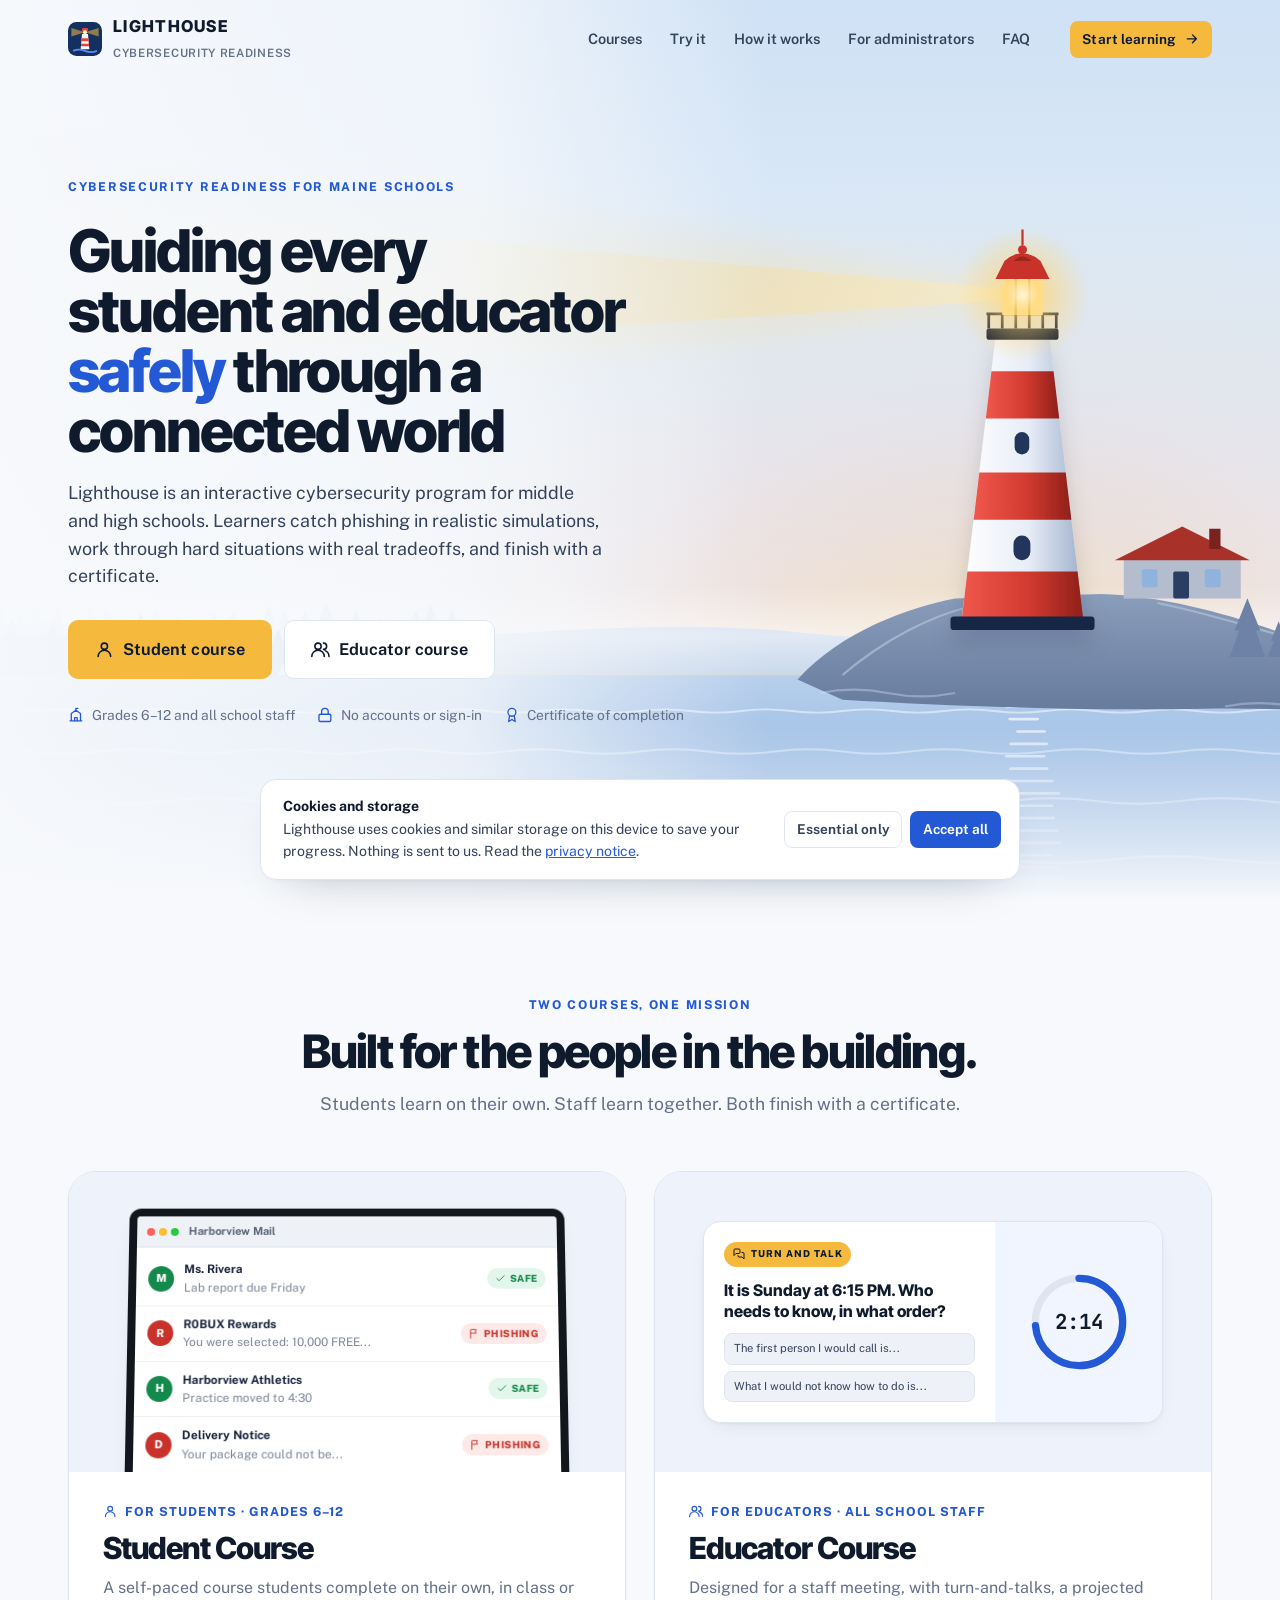
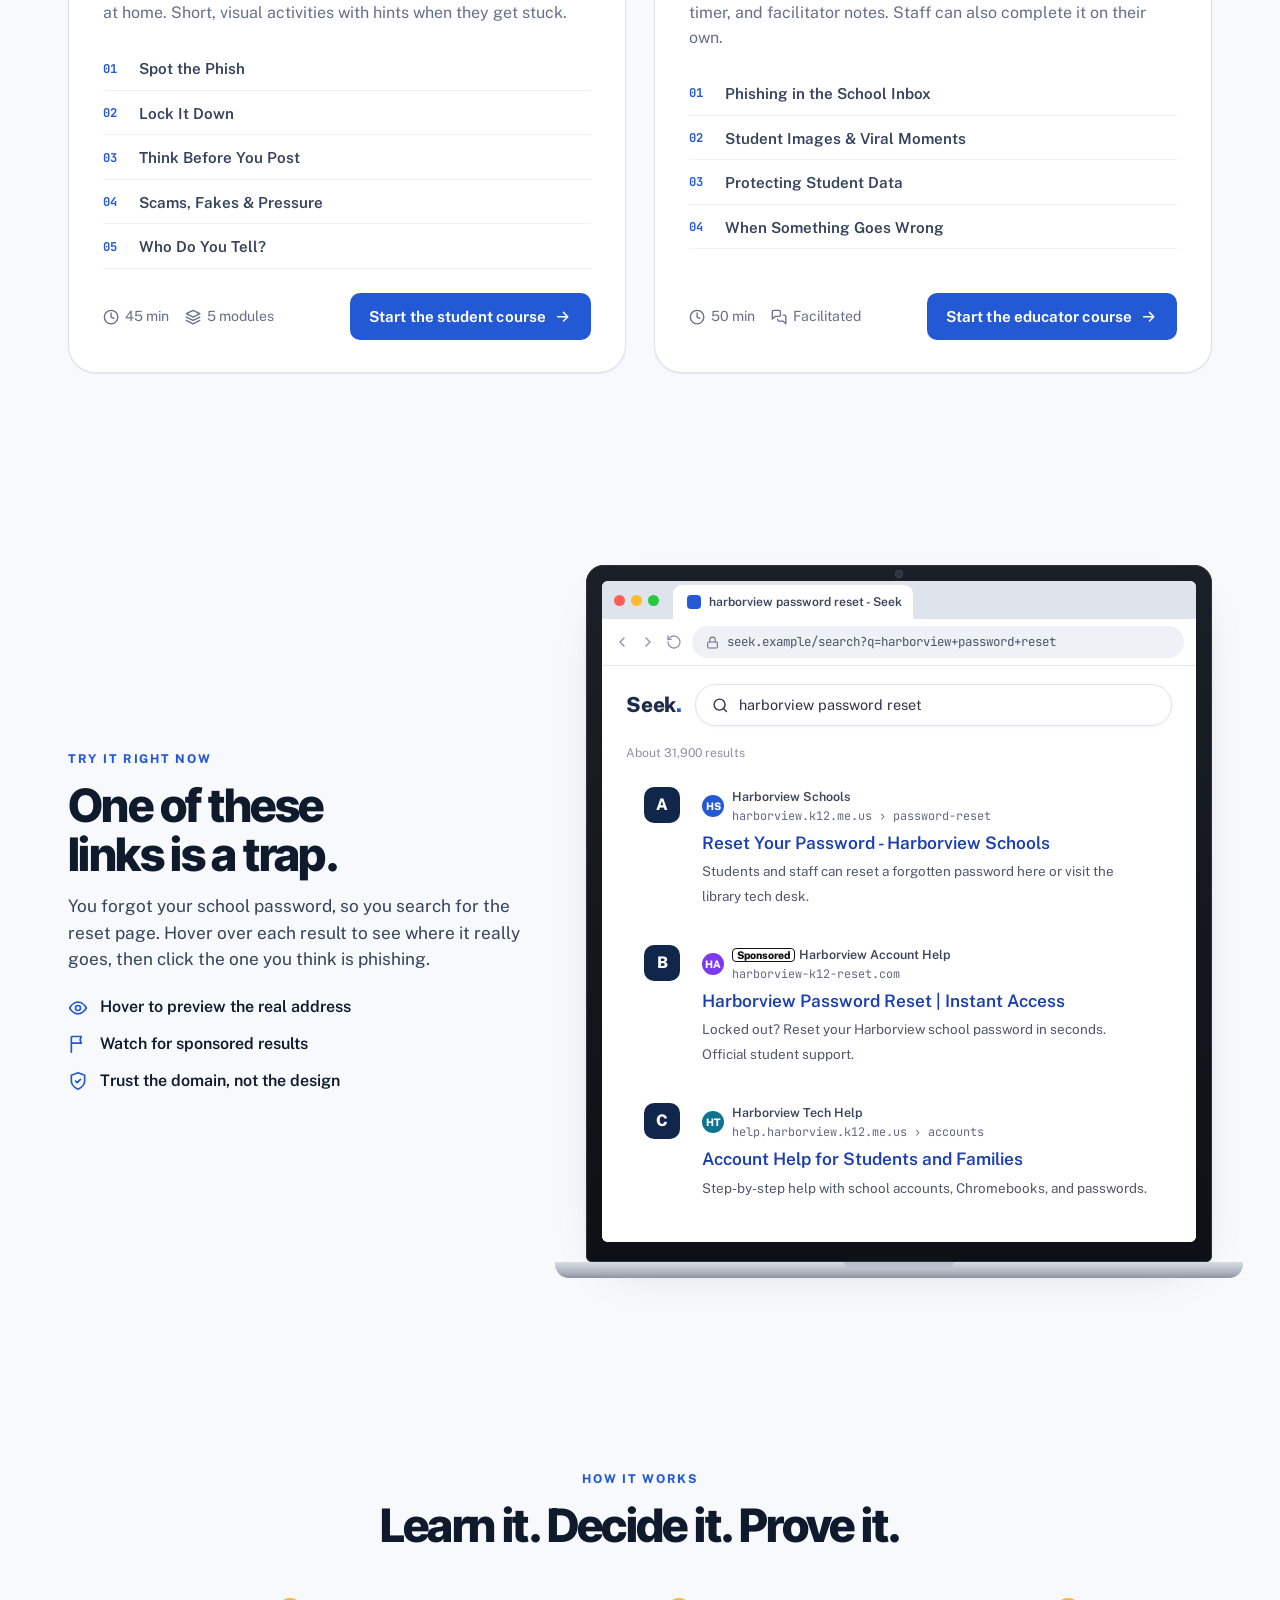
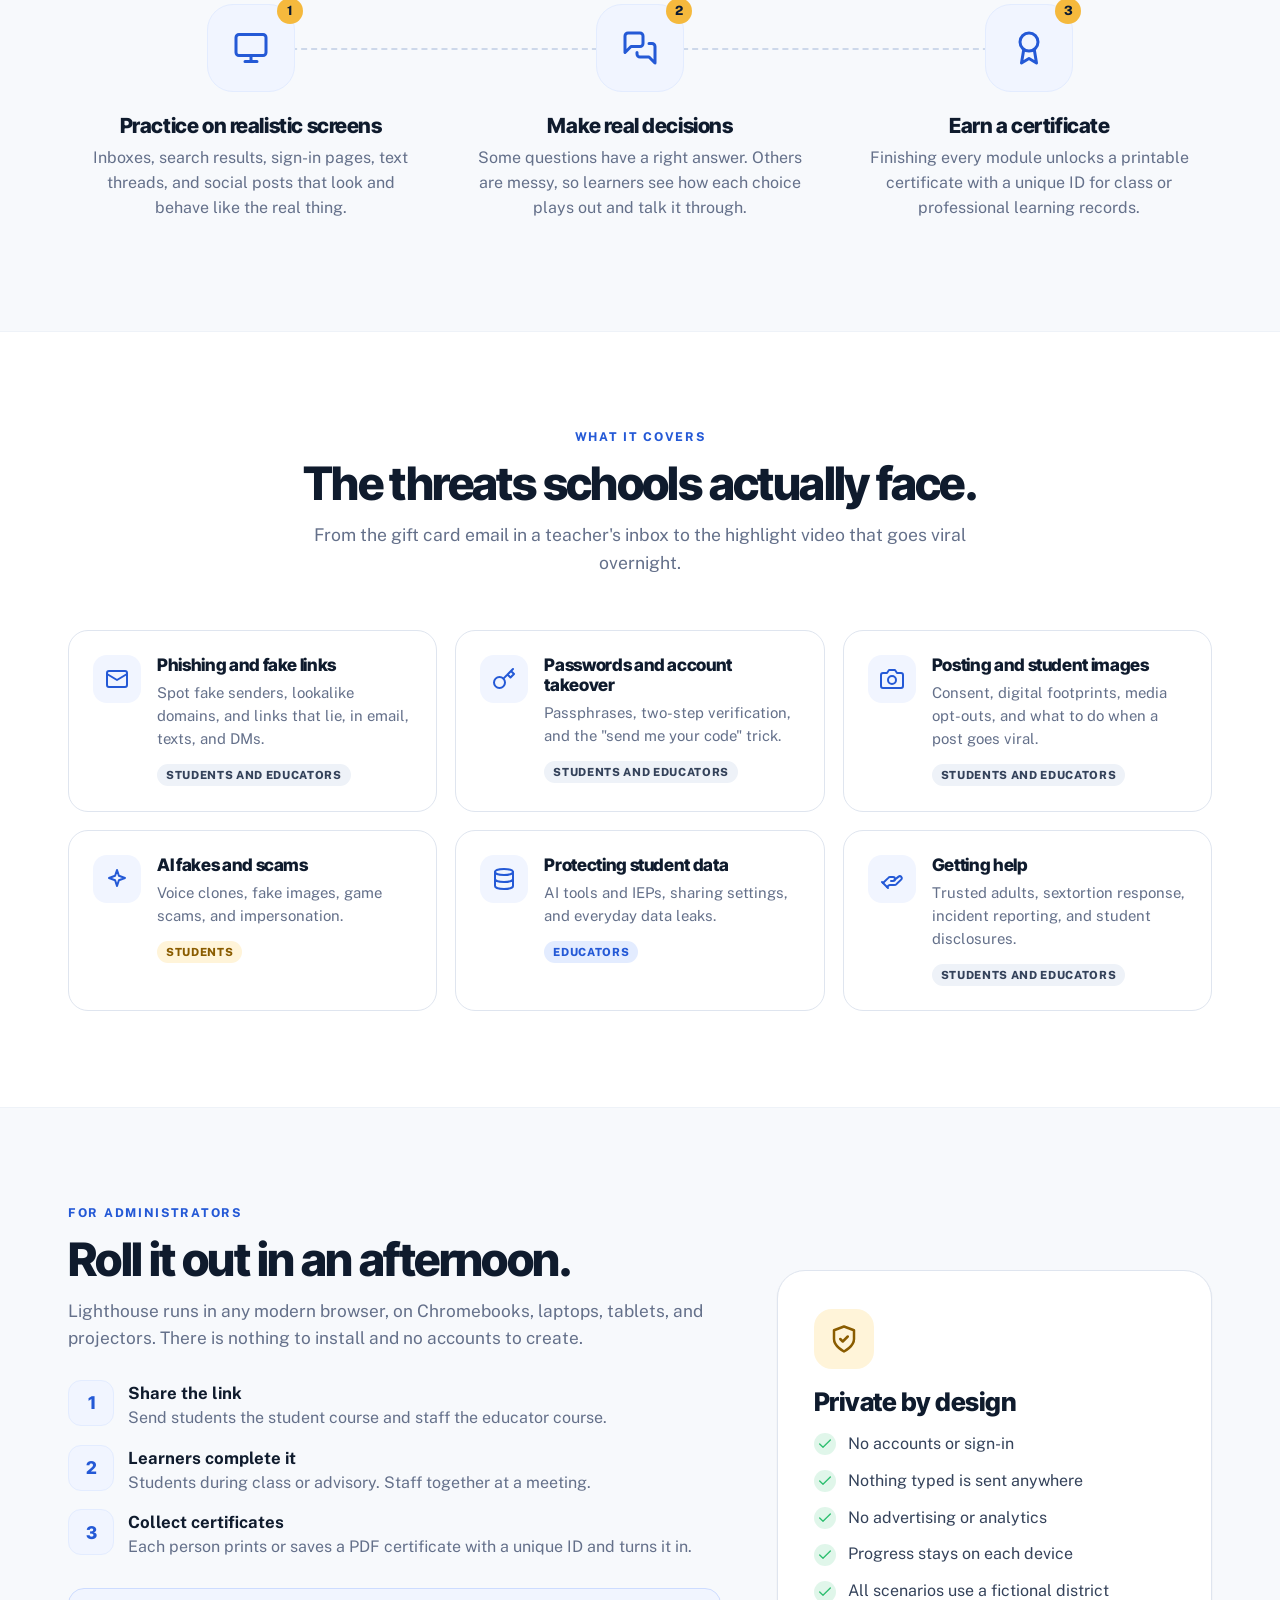
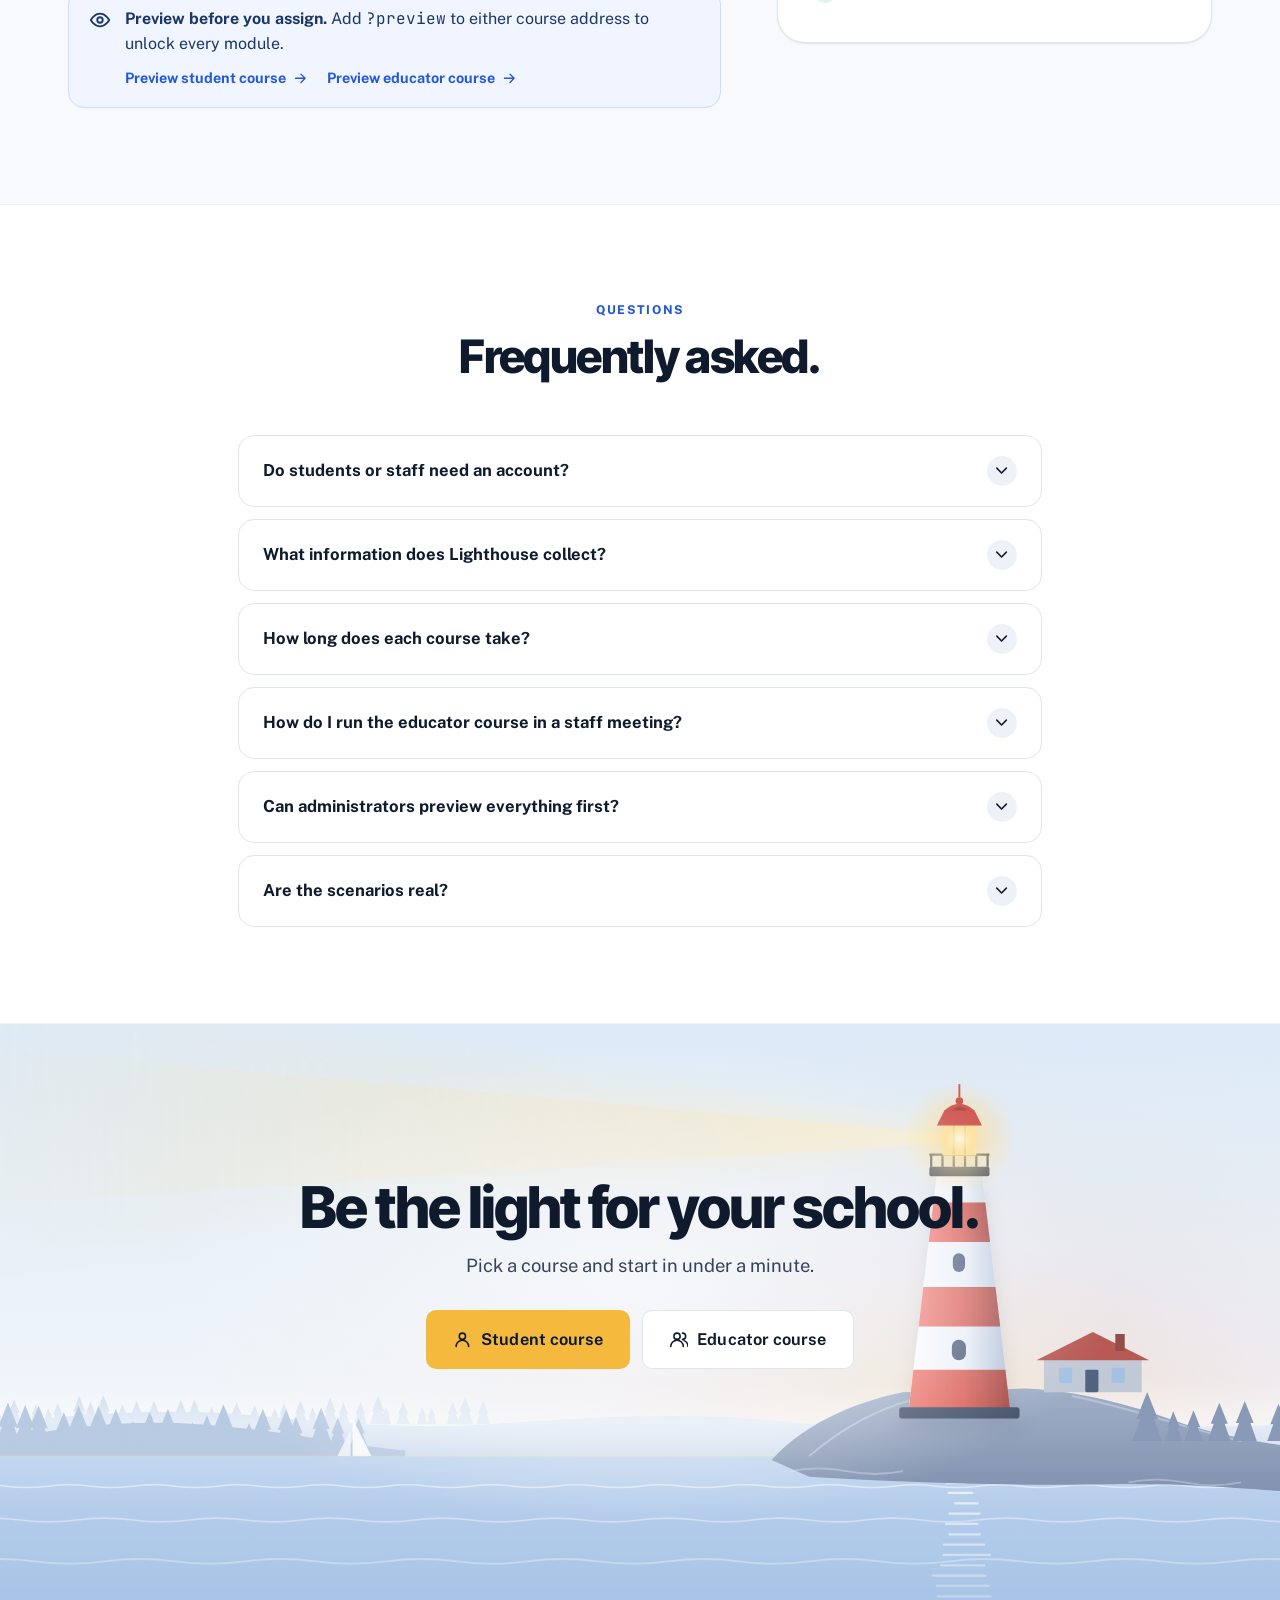
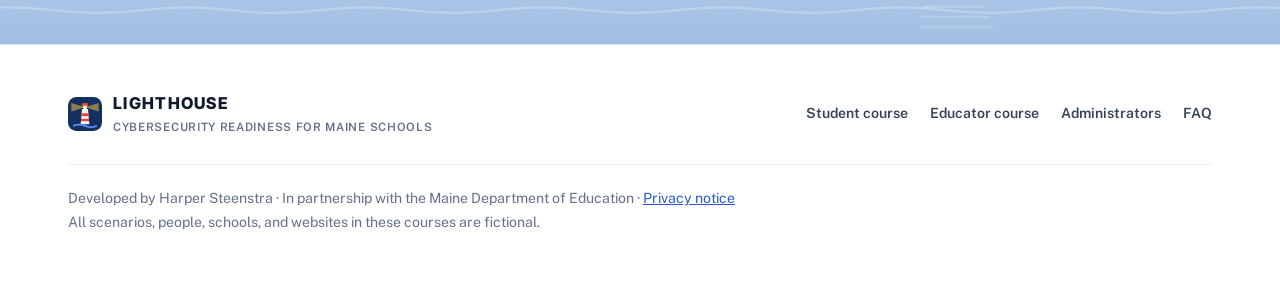
<file: index.html>
<!doctype html>
<html lang="en">
<head>
<meta charset="utf-8">
<meta name="viewport" content="width=device-width, initial-scale=1">
<title>Lighthouse · Cybersecurity Readiness</title>
<meta name="description" content="Lighthouse: Cybersecurity Readiness for Maine Schools. Interactive cybersecurity courses for students and educators.">
<link rel="preconnect" href="https://fonts.googleapis.com">
<link rel="preconnect" href="https://fonts.gstatic.com" crossorigin>
<link href="https://fonts.googleapis.com/css2?family=Inter+Tight:wght@600;700;800&family=Public+Sans:wght@400;500;600;700;800&family=JetBrains+Mono:wght@400;600;700&display=swap" rel="stylesheet">
<link rel="stylesheet" href="assets/core.css?v=16">
<link rel="stylesheet" href="assets/portal.css?v=16">
</head>
<body class="portal">
<div id="app"></div>
<script src="assets/consent.js?v=16"></script>
<script src="assets/art.js?v=16"></script>
<script src="assets/portal.js?v=16"></script>
</body>
</html>
</file>
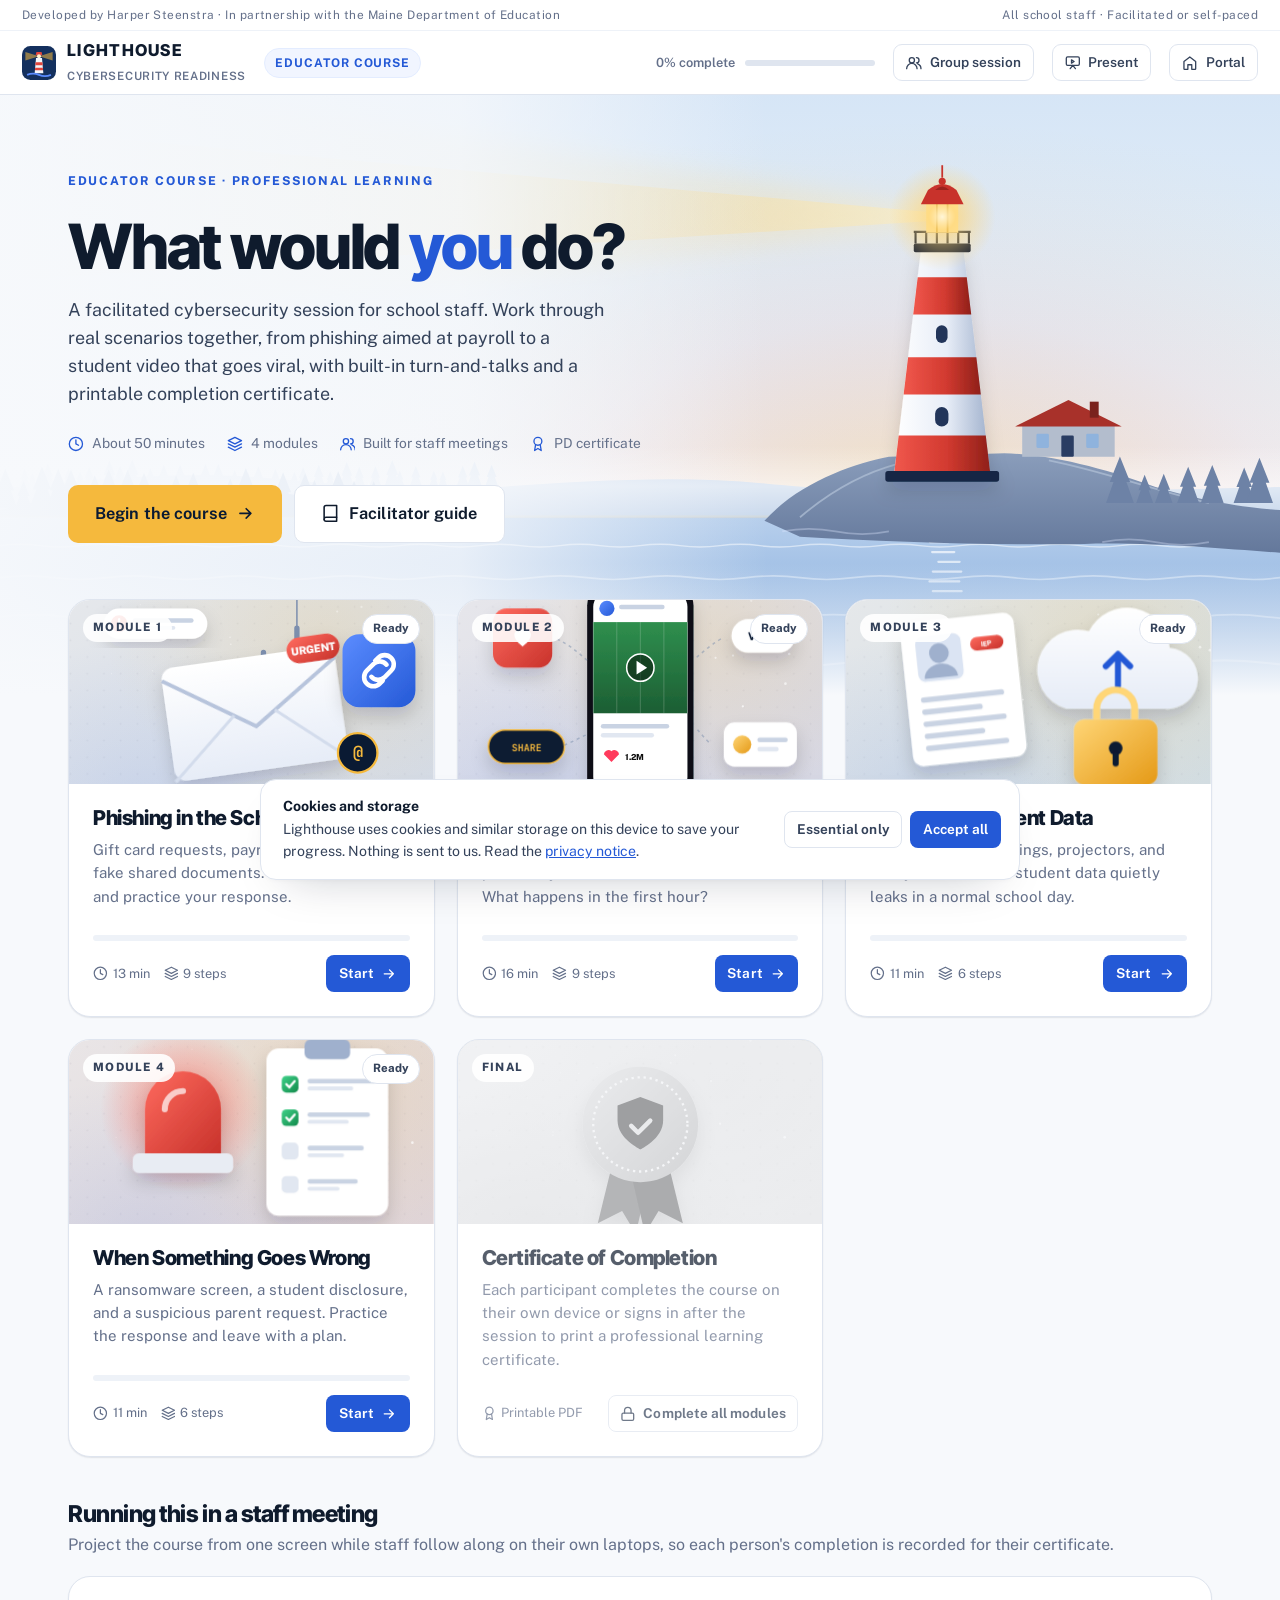
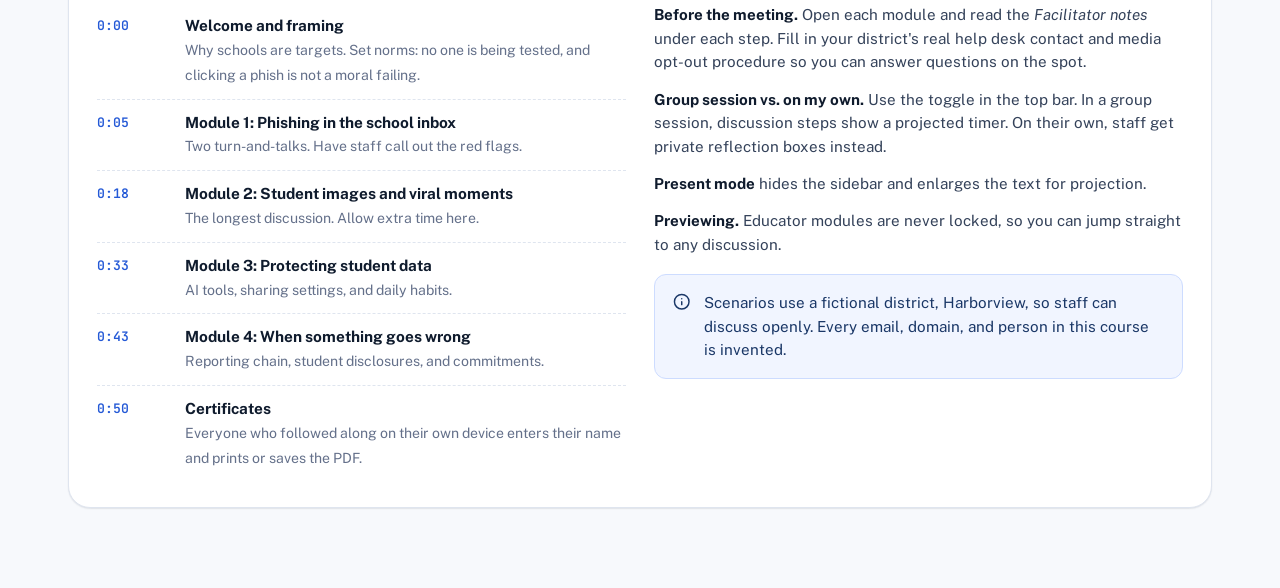
<file: educator/index.html>
<!doctype html>
<html lang="en">
<head>
<meta charset="utf-8">
<meta name="viewport" content="width=device-width, initial-scale=1">
<title>Lighthouse · Educator Course</title>
<meta name="description" content="Lighthouse: Cybersecurity Readiness for Maine Schools — Educator Course">
<link rel="preconnect" href="https://fonts.googleapis.com">
<link rel="preconnect" href="https://fonts.gstatic.com" crossorigin>
<link href="https://fonts.googleapis.com/css2?family=Inter+Tight:wght@600;700;800&family=Public+Sans:wght@400;500;600;700;800;900&family=JetBrains+Mono:wght@400;600;700&family=Fraunces:ital,opsz,wght@0,9..144,500;0,9..144,600;1,9..144,500&display=swap" rel="stylesheet">
<link rel="stylesheet" href="../assets/core.css?v=16">
</head>
<body>
<div id="app"></div>
<script src="../assets/consent.js?v=16"></script>
<script src="../assets/art.js?v=16"></script>
<script src="course.js?v=16"></script>
<script src="../assets/engine.js?v=16"></script>
</body>
</html>
</file>
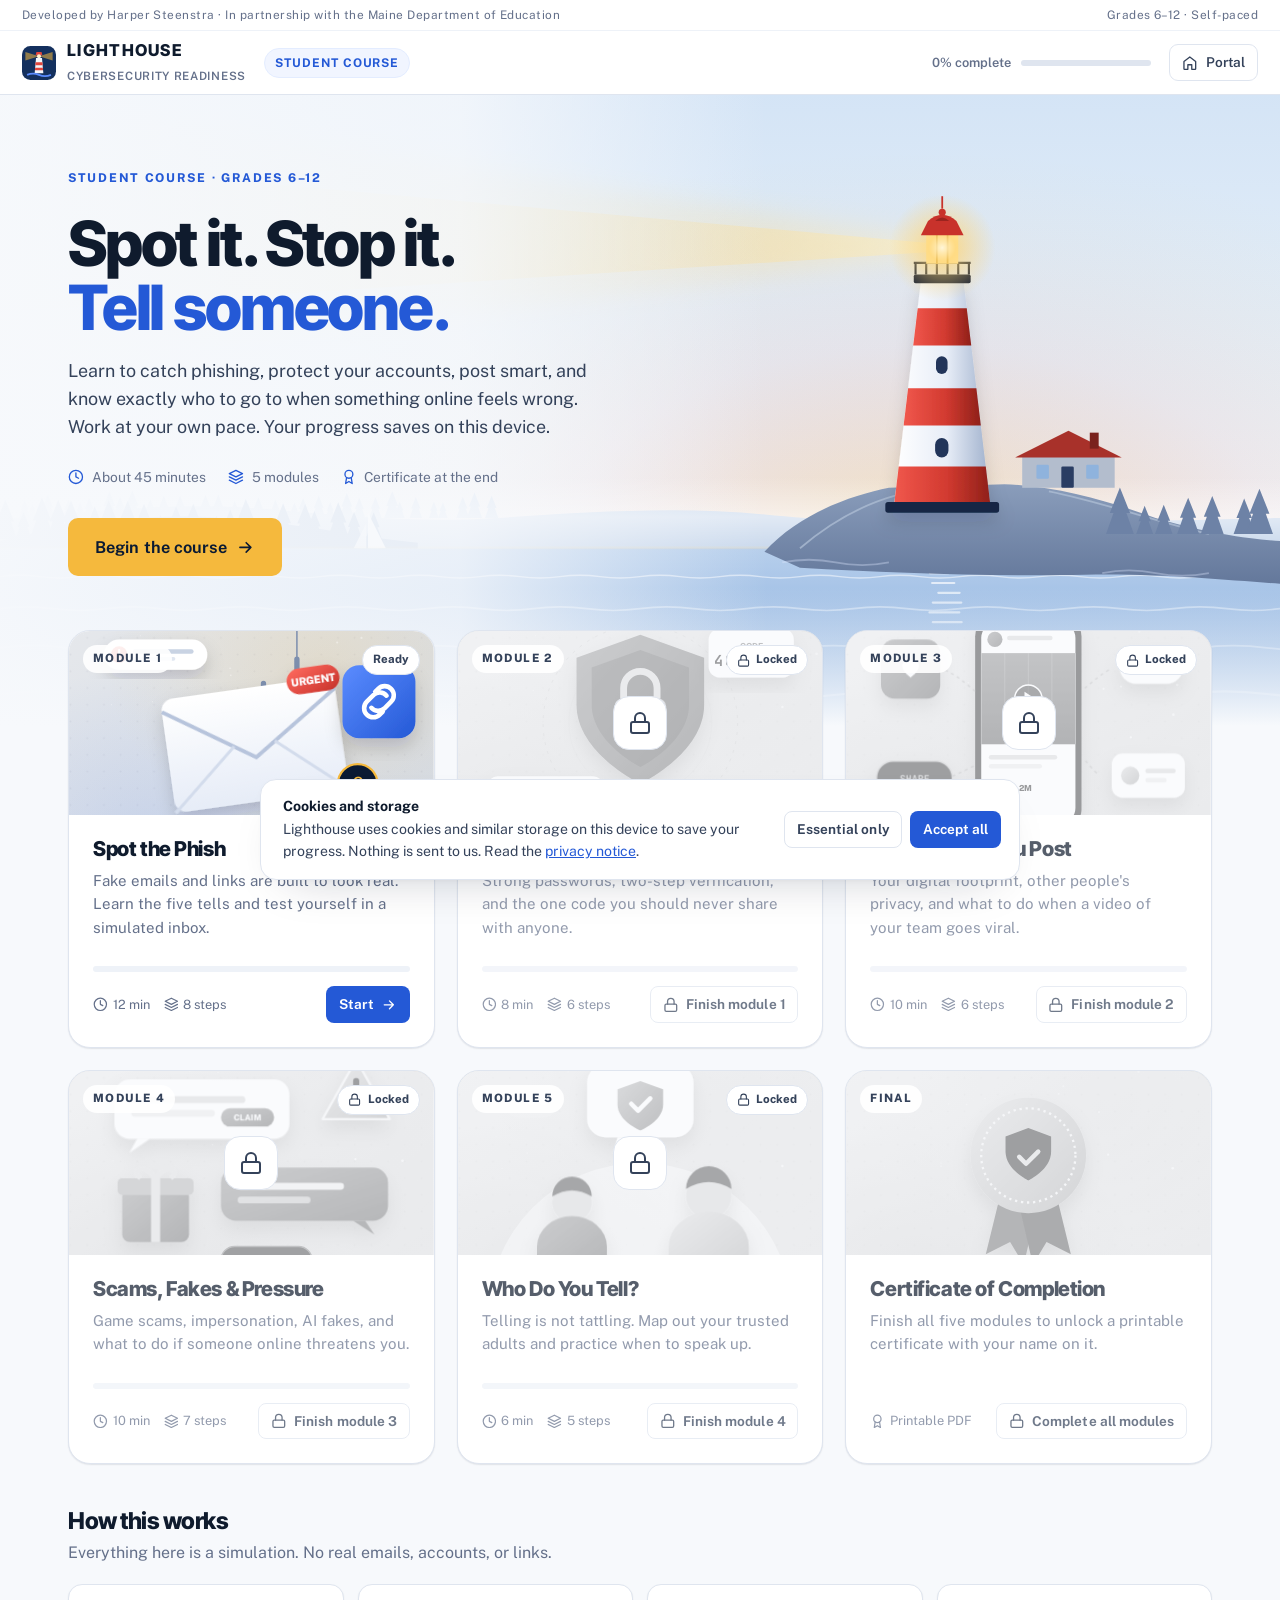
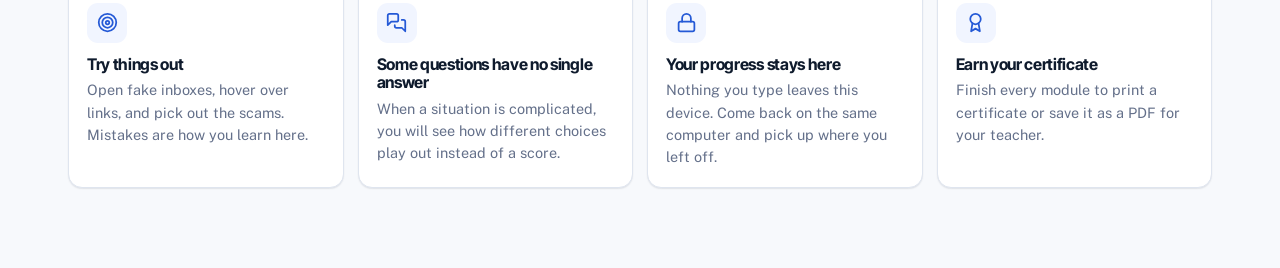
<file: student/index.html>
<!doctype html>
<html lang="en">
<head>
<meta charset="utf-8">
<meta name="viewport" content="width=device-width, initial-scale=1">
<title>Lighthouse · Student Course</title>
<meta name="description" content="Lighthouse: Cybersecurity Readiness for Maine Schools — Student Course">
<link rel="preconnect" href="https://fonts.googleapis.com">
<link rel="preconnect" href="https://fonts.gstatic.com" crossorigin>
<link href="https://fonts.googleapis.com/css2?family=Inter+Tight:wght@600;700;800&family=Public+Sans:wght@400;500;600;700;800;900&family=JetBrains+Mono:wght@400;600;700&family=Fraunces:ital,opsz,wght@0,9..144,500;0,9..144,600;1,9..144,500&display=swap" rel="stylesheet">
<link rel="stylesheet" href="../assets/core.css?v=16">
</head>
<body>
<div id="app"></div>
<script src="../assets/consent.js?v=16"></script>
<script src="../assets/art.js?v=16"></script>
<script src="course.js?v=16"></script>
<script src="../assets/engine.js?v=16"></script>
</body>
</html>
</file>
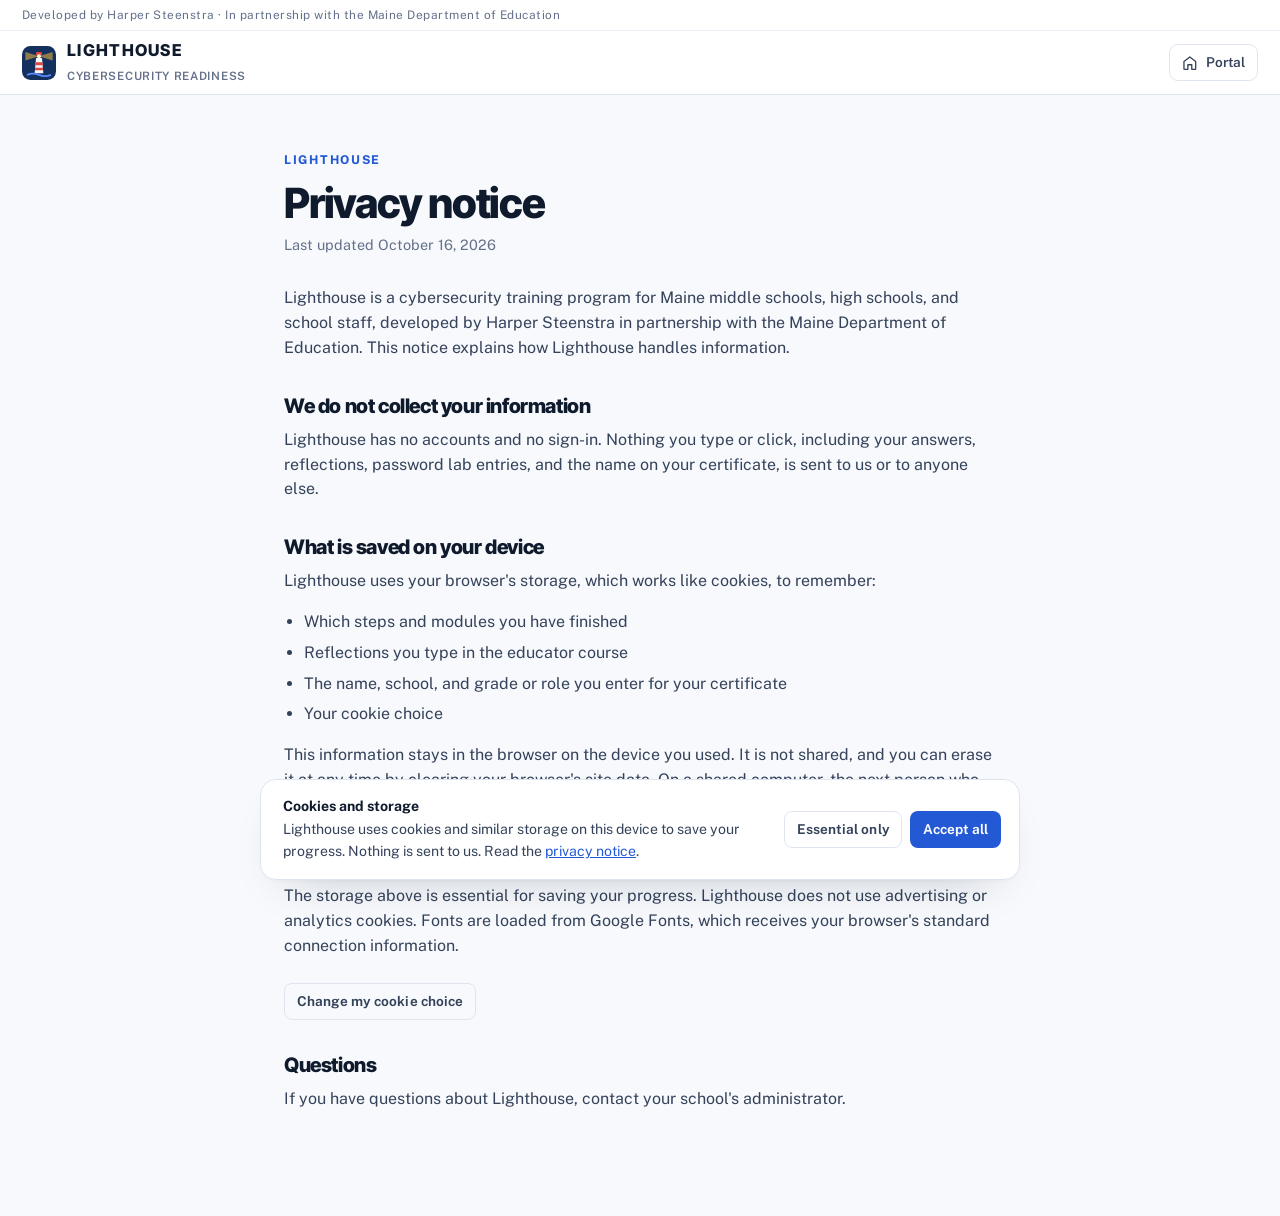
<file: privacy.html>
<!doctype html>
<html lang="en">
<head>
<meta charset="utf-8">
<meta name="viewport" content="width=device-width, initial-scale=1">
<title>Privacy Notice · Lighthouse</title>
<meta name="description" content="How Lighthouse collects and uses information.">
<link rel="preconnect" href="https://fonts.googleapis.com">
<link rel="preconnect" href="https://fonts.gstatic.com" crossorigin>
<link href="https://fonts.googleapis.com/css2?family=Inter+Tight:wght@600;700;800&family=Public+Sans:wght@400;500;600;700&display=swap" rel="stylesheet">
<link rel="stylesheet" href="assets/core.css?v=16">
<style>
  .policy { max-width: 760px; margin: 0 auto; padding: 56px 24px 90px; }
  .policy h1 { font-size: clamp(2rem, 4vw, 2.6rem); font-weight: 800; letter-spacing: -.03em; margin: 10px 0 6px; }
  .policy .updated { color: var(--muted); font-size: .9rem; margin-bottom: 30px; }
  .policy h2 { font-size: 1.25rem; font-weight: 800; margin: 34px 0 10px; }
  .policy p, .policy li { color: var(--ink-2); }
  .policy ul { padding-left: 20px; }
  .policy li { margin: 6px 0; }
  .policy table { width: 100%; border-collapse: collapse; font-size: .92rem; margin-top: 8px; }
  .policy th, .policy td { text-align: left; padding: 10px 12px; border-bottom: 1px solid var(--line); vertical-align: top; }
  .policy th { font-size: .74rem; letter-spacing: .08em; text-transform: uppercase; color: var(--muted); }
  .policy .reset { margin-top: 10px; }
</style>
</head>
<body>
<div class="partner-strip"><span>Developed by Harper Steenstra &middot; In partnership with the Maine Department of Education</span></div>
<header class="topbar"><a class="brand" href="./"><span id="mark"></span><span><span class="brand-name">LIGHTHOUSE</span><br><span class="brand-sub">Cybersecurity Readiness</span></span></a><span class="spacer"></span><a class="tb-btn" id="portal-link" href="./">Portal</a></header>
<main class="policy">
  <div class="eyebrow" style="color:var(--blue-600)">Lighthouse</div>
  <h1>Privacy notice</h1>
  <div class="updated">Last updated October 16, 2026</div>

  <p>Lighthouse is a cybersecurity training program for Maine middle schools, high schools, and school staff, developed by Harper Steenstra in partnership with the Maine Department of Education. This notice explains how Lighthouse handles information.</p>

  <h2>We do not collect your information</h2>
  <p>Lighthouse has no accounts and no sign-in. Nothing you type or click, including your answers, reflections, password lab entries, and the name on your certificate, is sent to us or to anyone else.</p>

  <h2>What is saved on your device</h2>
  <p>Lighthouse uses your browser's storage, which works like cookies, to remember:</p>
  <ul>
    <li>Which steps and modules you have finished</li>
    <li>Reflections you type in the educator course</li>
    <li>The name, school, and grade or role you enter for your certificate</li>
    <li>Your cookie choice</li>
  </ul>
  <p>This information stays in the browser on the device you used. It is not shared, and you can erase it at any time by clearing your browser's site data. On a shared computer, the next person who uses the same browser can see your progress.</p>

  <h2>Cookies</h2>
  <p>The storage above is essential for saving your progress. Lighthouse does not use advertising or analytics cookies. Fonts are loaded from Google Fonts, which receives your browser's standard connection information.</p>
  <button class="btn ghost sm reset" id="reset-consent">Change my cookie choice</button>

  <h2>Questions</h2>
  <p>If you have questions about Lighthouse, contact your school's administrator.</p>
</main>
<script src="assets/consent.js?v=16"></script>
<script src="assets/art.js?v=16"></script>
<script>
  document.getElementById('mark').outerHTML = brandMark();
  document.getElementById('portal-link').innerHTML = icon('home') + ' Portal';
  document.getElementById('reset-consent').onclick = () => { try { localStorage.removeItem('lighthouse:consent'); } catch (e) {} location.reload(); };
</script>
</body>
</html>
</file>
<file: assets/core.css>
/* Lighthouse — Cybersecurity Readiness for Maine Schools
   Shared design system for the Student and Educator courses. */

:root {
  --navy-950: #061226;
  --navy-900: #0a1a33;
  --navy-800: #10264a;
  --navy-700: #1a3767;
  --navy-600: #284c86;
  --blue-600: #2459d6;
  --blue-500: #3a73f0;
  --blue-100: #e3ecff;
  --blue-50:  #f1f5ff;
  --beam:     #f5b93d;
  --beam-soft:#fff4d9;
  --ok:       #138a4b;
  --ok-soft:  #e3f6ec;
  --bad:      #c8322b;
  --bad-soft: #fde9e7;
  --warn:     #b86e00;
  --warn-soft:#fff3dc;
  --ink:      #0f1b2d;
  --ink-2:    #34425a;
  --muted:    #64708a;
  --line:     #dfe5ef;
  --line-2:   #eef2f8;
  --bg:       #f7f9fc;
  --surface:  #ffffff;
  --radius:   14px;
  --radius-lg:22px;
  --shadow-sm: 0 1px 2px rgba(10,26,51,.06), 0 1px 1px rgba(10,26,51,.04);
  --shadow:    0 8px 24px -14px rgba(10,26,51,.18), 0 1px 3px rgba(10,26,51,.05);
  --shadow-lg: 0 20px 50px -28px rgba(6,18,38,.28), 0 2px 8px -4px rgba(6,18,38,.08);
  --display: "Inter Tight", "Public Sans", system-ui, sans-serif;
  --font: "Public Sans", system-ui, -apple-system, "Segoe UI", sans-serif;
  --mono: "JetBrains Mono", ui-monospace, "SF Mono", Menlo, monospace;
}

* { box-sizing: border-box; }
html, body { margin: 0; }
body {
  font-family: var(--font);
  color: var(--ink);
  background: var(--bg);
  -webkit-font-smoothing: antialiased;
  line-height: 1.55;
  font-size: 16px;
}
button { font: inherit; color: inherit; cursor: pointer; }
a { color: var(--blue-600); }
h1, h2, h3, h4 { font-family: var(--display); line-height: 1.15; margin: 0; letter-spacing: -0.02em; }
p { margin: 0 0 .9em; }
.mono { font-family: var(--mono); }
.sr { position: absolute; width: 1px; height: 1px; overflow: hidden; clip: rect(0 0 0 0); }
svg.i { width: 1.15em; height: 1.15em; flex: none; stroke: currentColor; fill: none; stroke-width: 2; stroke-linecap: round; stroke-linejoin: round; vertical-align: -0.2em; }

/* ---------- Buttons ---------- */
.btn {
  display: inline-flex; align-items: center; gap: .55em; justify-content: center;
  border: 1px solid transparent; border-radius: 10px;
  padding: .72em 1.2em; font-weight: 650; font-size: .95rem; letter-spacing: .005em;
  background: var(--navy-800); color: #fff; text-decoration: none;
  transition: transform .12s ease, background .15s ease, box-shadow .15s ease, opacity .15s;
  box-shadow: 0 1px 0 rgba(255,255,255,.08) inset, 0 4px 12px -4px rgba(10,26,51,.4);
}
.btn:hover { background: var(--navy-700); }
.btn:active { transform: translateY(1px); }
.btn:disabled { opacity: .38; cursor: not-allowed; box-shadow: none; }
.btn.primary { background: var(--blue-600); }
.btn.primary:hover { background: var(--blue-500); }
.btn.beam { background: var(--beam); color: var(--navy-900); }
.btn.beam:hover { background: #ffc85a; }
.btn.ghost { background: transparent; color: var(--ink-2); border-color: var(--line); box-shadow: none; }
.btn.ghost:hover { background: var(--surface); border-color: #c9d2e1; }
.btn.danger { background: var(--bad); }
.btn.ok { background: var(--ok); }
.btn.sm { padding: .5em .85em; font-size: .85rem; border-radius: 8px; }
.btn.lg { padding: .95em 1.6em; font-size: 1.02rem; }

/* ---------- App shell ---------- */
.topbar {
  position: sticky; top: 0; z-index: 40;
  display: flex; align-items: center; gap: 18px;
  height: 64px; padding: 0 22px;
  background: var(--navy-900); color: #fff;
  border-bottom: 1px solid rgba(255,255,255,.06);
}
.brand { display: flex; align-items: center; gap: 11px; text-decoration: none; color: #fff; }
.brand-mark { width: 34px; height: 34px; }
.brand-name { font-weight: 800; letter-spacing: .02em; font-size: 1.02rem; }
.brand-sub { font-size: .72rem; color: #9fb0cd; letter-spacing: .06em; text-transform: uppercase; font-weight: 600; }
.topbar .spacer { flex: 1; }
.topbar .course-chip {
  font-size: .75rem; font-weight: 700; letter-spacing: .08em; text-transform: uppercase;
  padding: 5px 10px; border-radius: 999px; background: rgba(245,185,61,.14); color: var(--beam);
  border: 1px solid rgba(245,185,61,.3);
}
.topbar .tb-btn { text-decoration: none;
  display: inline-flex; align-items: center; gap: 8px;
  background: rgba(255,255,255,.06); border: 1px solid rgba(255,255,255,.1); color: #dce5f5;
  border-radius: 9px; padding: 7px 12px; font-size: .85rem; font-weight: 600;
}
.topbar .tb-btn:hover { background: rgba(255,255,255,.12); }
.topbar .tb-btn.on { background: var(--beam); color: var(--navy-900); border-color: var(--beam); }
.overall { display: flex; align-items: center; gap: 10px; font-size: .8rem; color: #b8c6de; font-weight: 600; }
.overall .bar { width: 130px; height: 6px; background: rgba(255,255,255,.12); border-radius: 99px; overflow: hidden; }
.overall .bar i { display: block; height: 100%; background: linear-gradient(90deg, var(--beam), #ffd27a); border-radius: 99px; transition: width .6s ease; }

.partner-strip {
  background: var(--navy-950); color: #8ea0bf; font-size: .74rem; letter-spacing: .04em;
  padding: 6px 22px; display: flex; gap: 16px; align-items: center;
}
.partner-strip b { color: #cdd8ea; font-weight: 650; }

/* ---------- Dashboard ---------- */
.wrap { max-width: 1200px; margin: 0 auto; padding: 0 28px; }
.eyebrow { font-size: .76rem; font-weight: 750; letter-spacing: .14em; text-transform: uppercase; color: var(--beam); }
.scene-hero { position: relative; overflow: hidden; color: #fff; background: #050d1f; min-height: 600px; display: flex; align-items: center; padding: 70px 0 150px; isolation: isolate; }
.scene-hero .scene-bg { position: absolute; inset: 0; z-index: -2; }
.scene-hero .scene-bg svg { width: 100%; height: 100%; display: block; }
.scene-hero::after { content: ""; position: absolute; inset: 0; z-index: -1; pointer-events: none;
  background: linear-gradient(90deg, rgba(3,9,22,.86) 0%, rgba(3,9,22,.55) 38%, rgba(3,9,22,0) 62%), linear-gradient(0deg, rgba(3,9,22,.55), transparent 30%); }
.scene-hero .wrap { width: 100%; }
.hero-copy { max-width: 600px; }
.hero-copy .eyebrow { display: inline-flex; align-items: center; gap: 10px; padding: 7px 14px 7px 8px; border-radius: 99px; background: rgba(255,255,255,.07); border: 1px solid rgba(255,255,255,.14); backdrop-filter: blur(8px); color: #f8d27f; }
.hero-copy .eyebrow i { width: 8px; height: 8px; border-radius: 50%; background: var(--beam); box-shadow: 0 0 0 4px rgba(245,185,61,.22); }
.hero-copy h1 { font-family: var(--display); font-size: clamp(2.3rem, 5vw, 3.9rem); font-weight: 800; letter-spacing: -.035em; line-height: 1.02; margin: 22px 0 18px; text-wrap: balance; }
.hero-copy h1 em { font-style: normal; background: linear-gradient(90deg, #ffe39a, #f5b93d); -webkit-background-clip: text; background-clip: text; color: transparent; }
.hero-copy p.lead { color: #c9d5ea; font-size: 1.12rem; max-width: 540px; }
.hero-meta { display: flex; flex-wrap: wrap; gap: 10px; margin-top: 26px; color: #d5e0f2; font-size: .86rem; }
.hero-meta span { display: inline-flex; align-items: center; gap: 8px; padding: 7px 12px; border-radius: 10px; background: rgba(255,255,255,.06); border: 1px solid rgba(255,255,255,.1); }
.hero-meta svg { color: var(--beam); }
.hero-actions { display: flex; gap: 12px; margin-top: 30px; flex-wrap: wrap; }

/* Scene animation */
.scene .tw { animation: twinkle 3.6s ease-in-out infinite; }
@keyframes twinkle { 0%,100% { opacity: .9; } 50% { opacity: .15; } }
.scene .beam { transform-box: view-box; animation: beamSweep 11s linear infinite; }
@keyframes beamSweep { 0% { transform: scaleX(1); opacity: .95; } 22% { transform: scaleX(.12); opacity: .5; } 25% { transform: scaleX(0); opacity: .2; } 28% { transform: scaleX(-.12); opacity: .5; } 50% { transform: scaleX(-1); opacity: .95; } 75% { transform: scaleX(0); opacity: 0; } 100% { transform: scaleX(1); opacity: .95; } }
.scene .flash { animation: flash 11s linear infinite; transform-box: fill-box; transform-origin: center; }
@keyframes flash { 0%,18%,32%,100% { opacity: .55; transform: scale(1); } 25% { opacity: 1; transform: scale(2.6); } }
.scene .wv { animation: drift 7s linear infinite; }
.scene .wv.slow { animation-duration: 12s; animation-direction: reverse; }
@keyframes drift { to { transform: translateX(var(--len)); } }
.scene .rf { animation: shimmer 2.4s ease-in-out infinite alternate; }
@keyframes shimmer { from { opacity: .15; } to { opacity: .8; } }
.scene .boat { animation: bob 5s ease-in-out infinite; transform-box: fill-box; transform-origin: center; }
.scene .bob2 { animation: bob 6s ease-in-out infinite; }
@keyframes bob { 0%,100% { translate: 0 0; rotate: 0deg; } 50% { translate: 0 -4px; rotate: -1.5deg; } }
@media (prefers-reduced-motion: reduce) { .scene * { animation: none !important; } }

.dash-body { margin-top: -96px; position: relative; padding-bottom: 80px; }
.mod-grid { display: grid; grid-template-columns: repeat(auto-fill, minmax(330px, 1fr)); gap: 20px; }
.mod-card {
  background: var(--surface); border-radius: var(--radius-lg); box-shadow: var(--shadow);
  overflow: hidden; display: flex; flex-direction: column; border: 1px solid rgba(10,26,51,.05);
  transition: transform .2s ease, box-shadow .2s ease;
}
.mod-card:not(.locked):hover { transform: translateY(-4px); box-shadow: var(--shadow-lg); }
.mod-card .art { height: 168px; position: relative; overflow: hidden; }
.mod-card .art > svg { width: 100%; height: 100%; display: block; }
.mod-card .num {
  position: absolute; top: 14px; left: 14px; font-size: .72rem; font-weight: 800; letter-spacing: .12em;
  background: rgba(6,18,38,.55); color: #fff; padding: 5px 10px; border-radius: 99px; backdrop-filter: blur(6px);
}
.mod-card .state-pill {
  position: absolute; top: 14px; right: 14px; display: inline-flex; gap: 6px; align-items: center;
  font-size: .72rem; font-weight: 750; padding: 5px 10px; border-radius: 99px; background: #fff; color: var(--ink-2);
}
.mod-card .state-pill.done { background: var(--ok); color: #fff; }
.mod-card .body { padding: 20px 22px 22px; display: flex; flex-direction: column; flex: 1; }
.mod-card h3 { font-size: 1.22rem; font-weight: 750; margin-bottom: 8px; }
.mod-card p { color: var(--muted); font-size: .94rem; flex: 1; }
.mod-card .foot { display: flex; align-items: center; justify-content: space-between; gap: 12px; margin-top: 10px; }
.mod-card .meta { font-size: .8rem; color: var(--muted); display: flex; gap: 14px; }
.mod-card .meta span { display: inline-flex; gap: 5px; align-items: center; }
.mod-card .progress { height: 5px; background: var(--line-2); border-radius: 99px; overflow: hidden; margin: 14px 0 4px; }
.mod-card .progress i { display: block; height: 100%; background: var(--blue-600); }
.mod-card.locked { opacity: .78; }
.mod-card.locked .art::after { content: ""; position: absolute; inset: 0; background: rgba(243,246,251,.55); backdrop-filter: grayscale(.8); }
.mod-card.cert-card .art { background: linear-gradient(135deg, #0d2245, #1d3f78); }

.section-head { display: flex; align-items: end; justify-content: space-between; margin: 44px 0 18px; gap: 20px; }
.section-head h2 { font-size: 1.45rem; font-weight: 780; }
.section-head p { color: var(--muted); margin: 6px 0 0; }

.guide-panel {
  background: var(--surface); border-radius: var(--radius-lg); box-shadow: var(--shadow-sm);
  border: 1px solid var(--line); padding: 26px 28px; display: grid; grid-template-columns: 1fr 1fr; gap: 28px;
}
.agenda { list-style: none; padding: 0; margin: 0; }
.agenda li { display: grid; grid-template-columns: 74px 1fr; gap: 14px; padding: 11px 0; border-bottom: 1px dashed var(--line); }
.agenda li:last-child { border-bottom: 0; }
.agenda .t { font-family: var(--mono); font-size: .82rem; color: var(--blue-600); font-weight: 600; padding-top: 2px; }
.agenda b { display: block; font-size: .96rem; }
.agenda span { color: var(--muted); font-size: .88rem; }

/* ---------- Player ---------- */
.player { display: grid; grid-template-columns: 300px 1fr; min-height: calc(100vh - 64px); }
.side {
  background: var(--surface); border-right: 1px solid var(--line); padding: 22px 18px;
  position: sticky; top: 64px; height: calc(100vh - 64px); overflow: auto;
}
.side .back-link { display: inline-flex; align-items: center; gap: 8px; color: var(--muted); font-size: .86rem; font-weight: 600; text-decoration: none; margin-bottom: 18px; background: none; border: 0; padding: 0; }
.side .back-link:hover { color: var(--ink); }
.side .mod-title { font-size: 1.06rem; font-weight: 780; margin: 6px 0 4px; }
.side .mod-sub { font-size: .82rem; color: var(--muted); margin-bottom: 18px; }
.steps { list-style: none; margin: 0; padding: 0; position: relative; }
.steps li { position: relative; }
.steps button {
  width: 100%; text-align: left; display: flex; gap: 12px; align-items: center;
  background: none; border: 0; padding: 9px 10px; border-radius: 10px; font-size: .88rem; color: var(--ink-2);
}
.steps button:hover:not(:disabled) { background: var(--line-2); }
.steps button:disabled { cursor: default; color: #a3adbf; }
.steps .dot {
  width: 24px; height: 24px; border-radius: 50%; flex: none; display: grid; place-items: center;
  border: 2px solid var(--line); background: #fff; font-size: .7rem; font-weight: 800; color: var(--muted);
}
.steps li.done .dot { background: var(--ok); border-color: var(--ok); color: #fff; }
.steps li.cur button { background: var(--blue-50); color: var(--navy-800); font-weight: 700; }
.steps li.cur .dot { border-color: var(--blue-600); color: var(--blue-600); box-shadow: 0 0 0 4px rgba(36,89,214,.12); }
.steps .kind { margin-left: auto; font-size: .66rem; letter-spacing: .08em; text-transform: uppercase; font-weight: 750; color: #9aa6bb; }
.steps li.is-tt .kind { color: var(--warn); }

.stage-wrap { display: flex; flex-direction: column; min-width: 0; overflow-x: clip; }
.stage-head {
  display: flex; align-items: center; gap: 14px; padding: 16px 34px; border-bottom: 1px solid var(--line);
  background: rgba(255,255,255,.7); backdrop-filter: blur(8px);
}
.stage-head .crumb { font-size: .8rem; color: var(--muted); font-weight: 600; }
.stage-head .crumb b { color: var(--ink); }
.stage-head .mini-bar { flex: 1; max-width: 340px; height: 6px; background: var(--line); border-radius: 99px; overflow: hidden; margin-left: auto; }
.stage-head .mini-bar i { display: block; height: 100%; background: var(--blue-600); border-radius: 99px; transition: width .4s ease; }
.stage { flex: 1; padding: 34px 34px 40px; }
.step { max-width: 1120px; margin: 0 auto; animation: stepIn .45s cubic-bezier(.2,.7,.2,1); }
@keyframes stepIn { from { opacity: 0; transform: translateY(14px); } to { opacity: 1; transform: none; } }
.step-head { margin-bottom: 22px; max-width: 820px; }
.step-head .eyebrow { color: var(--blue-600); }
.step-head h2 { font-size: clamp(1.5rem, 2.4vw, 2.05rem); font-weight: 800; margin: 8px 0 10px; }
.step-head p { color: var(--ink-2); font-size: 1.04rem; margin: 0; }
.stage-foot {
  position: sticky; bottom: 0; display: flex; align-items: center; gap: 14px; padding: 14px 34px;
  background: rgba(255,255,255,.92); backdrop-filter: blur(10px); border-top: 1px solid var(--line);
}
.stage-foot .hint { color: var(--muted); font-size: .86rem; display: inline-flex; gap: 8px; align-items: center; }
.stage-foot .spacer { flex: 1; }

/* Notes drawer (educator) */
.notes {
  max-width: 1120px; margin: 28px auto 0; border: 1px dashed #c7d2e6; border-radius: 12px; background: #fbfcff;
}
.notes summary { cursor: pointer; padding: 12px 16px; font-weight: 700; font-size: .86rem; color: var(--navy-700); display: flex; gap: 8px; align-items: center; list-style: none; }
.notes summary::-webkit-details-marker { display: none; }
.notes .notes-body { padding: 0 18px 14px; color: var(--ink-2); font-size: .92rem; }

/* ---------- Cards / blocks ---------- */
.card { background: var(--surface); border-radius: var(--radius); box-shadow: var(--shadow-sm); border: 1px solid var(--line); padding: 22px 24px; }
.grid-2 { display: grid; grid-template-columns: 1.35fr 1fr; gap: 28px; align-items: start; }
.grid-2.even { grid-template-columns: 1fr 1fr; }
.points { display: grid; grid-template-columns: repeat(auto-fit, minmax(220px, 1fr)); gap: 14px; margin-top: 20px; }
.point { background: var(--surface); border: 1px solid var(--line); border-radius: var(--radius); padding: 18px; box-shadow: var(--shadow-sm); }
.point .ic { width: 40px; height: 40px; border-radius: 11px; display: grid; place-items: center; background: var(--blue-50); color: var(--blue-600); margin-bottom: 12px; }
.point .ic svg { width: 21px; height: 21px; }
.point h4 { font-size: 1rem; margin-bottom: 6px; }
.point p { font-size: .9rem; color: var(--muted); margin: 0; }
.prose { font-size: 1.04rem; color: var(--ink-2); max-width: 760px; }
.prose strong { color: var(--ink); }
.callout { display: flex; gap: 14px; padding: 16px 18px; border-radius: 12px; background: var(--beam-soft); border: 1px solid #f3dca4; color: #6a4a00; margin-top: 18px; font-size: .95rem; }
.callout.blue { background: var(--blue-50); border-color: #cddcff; color: var(--navy-700); }
.callout svg { margin-top: 2px; }
.lesson-art { border-radius: var(--radius-lg); overflow: hidden; box-shadow: var(--shadow); }
.lesson-art svg { display: block; width: 100%; height: auto; }

/* Cover */
.cover {
  border-radius: 26px; overflow: hidden; position: relative; color: #fff; min-height: 430px;
  display: grid; grid-template-columns: 1fr 1fr; align-items: center;
  background: linear-gradient(150deg, var(--navy-900), var(--navy-700));
  box-shadow: var(--shadow-lg);
}
.cover .txt { padding: 48px 50px; position: relative; z-index: 1; }
.cover h2 { font-size: clamp(2rem, 3.6vw, 2.9rem); font-weight: 800; margin: 12px 0 16px; }
.cover p { color: #c6d3ea; font-size: 1.08rem; max-width: 460px; }
.cover .art { height: 100%; min-height: 430px; }
.cover .art svg { width: 100%; height: 100%; display: block; }
.cover .chips { display: flex; gap: 10px; flex-wrap: wrap; margin-top: 22px; }
.cover .chips span { display: inline-flex; gap: 7px; align-items: center; font-size: .82rem; font-weight: 650; padding: 7px 12px; border-radius: 99px; background: rgba(255,255,255,.08); border: 1px solid rgba(255,255,255,.14); color: #e2e9f6; }
.cover .goals { margin-top: 22px; padding: 0; list-style: none; }
.cover .goals li { display: flex; gap: 10px; color: #dbe4f3; margin: 7px 0; font-size: .96rem; }
.cover .goals svg { color: var(--beam); margin-top: 3px; }

/* ---------- Devices ---------- */
.laptop { position: relative; margin: 0 auto; width: 100%; }
.laptop .lid {
  background: linear-gradient(180deg, #1b1f27, #0d1015); border-radius: 18px 18px 6px 6px; padding: 16px 16px 20px;
  box-shadow: 0 0 0 1px #2c323d inset, var(--shadow-lg); position: relative;
}
.laptop .lid::before { content: ""; position: absolute; top: 6px; left: 50%; width: 6px; height: 6px; border-radius: 50%; background: #2b3240; transform: translateX(-50%); box-shadow: 0 0 0 1px #3a4252; }
.laptop .screen { background: #fff; border-radius: 6px; overflow: hidden; position: relative; }
.laptop .base {
  height: 16px; margin: 0 -5%; border-radius: 0 0 14px 14px;
  background: linear-gradient(180deg, #d7dbe2, #a9b0bc 70%, #8c94a1);
  position: relative; box-shadow: 0 16px 30px -12px rgba(0,0,0,.4);
}
.laptop .base::before { content: ""; position: absolute; left: 50%; top: 0; width: 16%; height: 6px; transform: translateX(-50%); background: #b9c0cb; border-radius: 0 0 8px 8px; }

.win-bar { display: flex; align-items: center; gap: 8px; height: 36px; padding: 0 12px; background: #eef1f6; border-bottom: 1px solid #dde3ec; font-size: .78rem; color: #59647a; font-weight: 600; }
.win-bar .dots { display: flex; gap: 6px; }
.win-bar .dots i { width: 11px; height: 11px; border-radius: 50%; background: #ff5f57; }
.win-bar .dots i:nth-child(2) { background: #febc2e; }
.win-bar .dots i:nth-child(3) { background: #28c840; }
.win-bar .title { flex: 1; text-align: center; margin-right: 50px; }

/* Browser chrome */
.browser .tabs { display: flex; align-items: end; gap: 2px; height: 38px; padding: 0 10px; background: #dfe4ec; }
.browser .tabs .dots { display: flex; gap: 6px; margin: 0 12px 13px 2px; }
.browser .tabs .dots i { width: 11px; height: 11px; border-radius: 50%; background: #ff5f57; }
.browser .tabs .dots i:nth-child(2) { background: #febc2e; }
.browser .tabs .dots i:nth-child(3) { background: #28c840; }
.browser .tab { background: #fff; border-radius: 9px 9px 0 0; padding: 8px 14px; font-size: .76rem; font-weight: 600; color: #3a465c; display: flex; gap: 8px; align-items: center; min-width: 170px; max-width: 240px; }
.browser .tab .fav { width: 14px; height: 14px; border-radius: 4px; background: var(--blue-600); flex: none; }
.browser .addr { display: flex; align-items: center; gap: 10px; padding: 7px 12px; background: #fff; border-bottom: 1px solid #e3e8ef; }
.browser .addr .navs { display: flex; gap: 10px; color: #8b95a7; }
.browser .addr .navs svg { width: 16px; height: 16px; }
.browser .url { flex: 1; display: flex; align-items: center; gap: 8px; background: #eef1f6; border-radius: 99px; padding: 6px 14px; font-family: var(--mono); font-size: .78rem; color: #4b5568; overflow: hidden; white-space: nowrap; }
.browser .url svg { width: 13px; height: 13px; color: #6b7487; flex: none; }
.browser .url b { color: #111a2b; font-weight: 600; }
.status-url {
  position: absolute; left: 0; bottom: 0; z-index: 5; max-width: 80%;
  background: #f4f6fa; border: 1px solid #d5dbe5; border-bottom: 0; border-left: 0; border-radius: 0 7px 0 0;
  font-family: var(--mono); font-size: .74rem; color: #2a3446; padding: 4px 10px; white-space: nowrap; overflow: hidden; text-overflow: ellipsis;
  opacity: 0; transform: translateY(4px); transition: .12s ease; pointer-events: none;
}
.status-url.show { opacity: 1; transform: none; }
.hover-tip { font-size: .8rem; color: var(--muted); display: flex; gap: 8px; align-items: center; margin-top: 12px; }

/* Mail client */
.mail { display: grid; grid-template-columns: 290px 1fr; height: 540px; font-size: .88rem; background: #fff; }
.mail .m-side { border-right: 1px solid #e4e9f0; display: flex; flex-direction: column; min-height: 0; background: #fafbfd; }
.mail .m-head { display: flex; align-items: center; gap: 10px; padding: 12px 14px; border-bottom: 1px solid #e4e9f0; font-weight: 750; color: #1d2940; }
.mail .m-head .count { margin-left: auto; font-size: .72rem; background: var(--blue-600); color: #fff; padding: 2px 8px; border-radius: 99px; }
.mail .m-search { margin: 10px 12px; background: #eef1f6; border-radius: 8px; padding: 7px 10px; color: #8892a6; font-size: .8rem; display: flex; gap: 8px; align-items: center; }
.mail .m-list { overflow: auto; flex: 1; }
.mail .m-item { width: 100%; text-align: left; border: 0; background: none; padding: 12px 14px 12px 18px; border-bottom: 1px solid #edf0f5; display: block; position: relative; }
.mail .m-item:hover { background: #f1f4f9; }
.mail .m-item.sel { background: #e8efff; }
.mail .m-item.unread::before { content: ""; position: absolute; left: 6px; top: 18px; width: 7px; height: 7px; border-radius: 50%; background: var(--blue-600); }
.mail .m-item .r1 { display: flex; justify-content: space-between; gap: 8px; }
.mail .m-item .who { font-weight: 700; color: #16213a; white-space: nowrap; overflow: hidden; text-overflow: ellipsis; }
.mail .m-item .t { font-size: .72rem; color: #8892a6; flex: none; }
.mail .m-item .sub { font-weight: 600; color: #2a3650; margin-top: 2px; white-space: nowrap; overflow: hidden; text-overflow: ellipsis; }
.mail .m-item .pre { padding-right: 58px; color: #7a849a; font-size: .8rem; white-space: nowrap; overflow: hidden; text-overflow: ellipsis; }
.mail .m-item .verdict { position: absolute; right: 12px; bottom: 10px; font-size: .64rem; font-weight: 800; letter-spacing: .06em; text-transform: uppercase; padding: 2px 7px; border-radius: 99px; }
.mail .m-item .verdict.good { background: var(--ok-soft); color: var(--ok); }
.mail .m-item .verdict.miss { background: var(--bad-soft); color: var(--bad); }
.mail .m-read { display: flex; flex-direction: column; min-height: 0; position: relative; }
.mail .m-tools { display: flex; gap: 8px; padding: 10px 16px; border-bottom: 1px solid #e4e9f0; align-items: center; }
.mail .m-tools .lbl { font-size: .74rem; color: #8892a6; margin-right: auto; font-weight: 600; }
.mail .m-body { overflow: auto; padding: 22px 26px 40px; flex: 1; }
.mail .m-empty { display: grid; place-items: center; height: 100%; color: #97a1b4; text-align: center; padding: 30px; }
.email-h .subj { font-size: 1.18rem; font-weight: 750; color: #121c30; margin-bottom: 14px; }
.email-h .from { display: flex; gap: 12px; align-items: center; margin-bottom: 18px; }
.avatar { width: 38px; height: 38px; border-radius: 50%; display: grid; place-items: center; color: #fff; font-weight: 750; font-size: .9rem; flex: none; background: var(--navy-600); }
.email-h .nm { font-weight: 700; color: #16213a; }
.email-h .ad { font-family: var(--mono); font-size: .76rem; color: #6f7a8f; }
.email-h .to { font-size: .76rem; color: #8892a6; }
.email-h .when { margin-left: auto; font-size: .76rem; color: #8892a6; align-self: start; }
.email-b { color: #26324a; line-height: 1.6; }
.email-b p { margin: 0 0 12px; }
.email-b a, .email-b .fake-link { color: #1a56db; text-decoration: underline; cursor: pointer; }
.email-b .btnlink { display: inline-block; background: #1a56db; color: #fff !important; text-decoration: none !important; padding: 10px 18px; border-radius: 6px; font-weight: 700; margin: 4px 0 10px; }
.email-b .sig { color: #6f7a8f; font-size: .82rem; border-top: 1px solid #edf0f5; padding-top: 10px; margin-top: 16px; }
.email-b .attach { display: inline-flex; gap: 10px; align-items: center; border: 1px solid #dfe4ec; border-radius: 9px; padding: 9px 12px; background: #fafbfd; font-size: .82rem; margin-top: 4px; }
.email-b .attach .ext { background: #c8322b; color: #fff; font-weight: 800; font-size: .62rem; padding: 3px 5px; border-radius: 4px; }
.ext-banner { background: #fff6e0; border: 1px solid #f1d58f; color: #7a5600; font-size: .78rem; padding: 7px 12px; border-radius: 7px; margin-bottom: 14px; display: flex; gap: 8px; align-items: center; }

/* Hotspots (spot the flags) */
[data-flag] { position: relative; border-radius: 4px; transition: background .2s, box-shadow .2s; }
.spot-on [data-flag] { cursor: pointer; }
.spot-on .email-b, .spot-on .email-h { cursor: crosshair; }
[data-flag].found { background: rgba(200,50,43,.12); box-shadow: 0 0 0 2px var(--bad); }
[data-flag].revealed { background: rgba(184,110,0,.12); box-shadow: 0 0 0 2px var(--warn); }
[data-flag] .pin {
  position: absolute; top: -11px; right: -11px; width: 22px; height: 22px; border-radius: 50%;
  background: var(--bad); color: #fff; font-size: .7rem; font-weight: 800; display: grid; place-items: center;
  box-shadow: 0 2px 6px rgba(0,0,0,.25); animation: pop .35s cubic-bezier(.3,1.6,.5,1); font-family: var(--font); text-decoration: none;
}
[data-flag].revealed .pin { background: var(--warn); }
@keyframes pop { from { transform: scale(0); } to { transform: scale(1); } }
.miss-ping { position: absolute; width: 34px; height: 34px; margin: -17px 0 0 -17px; border-radius: 50%; border: 2px solid #9aa6bb; pointer-events: none; animation: ping .6s ease-out forwards; z-index: 4; }
@keyframes ping { from { transform: scale(.3); opacity: 1; } to { transform: scale(1.4); opacity: 0; } }

.flag-panel h3 { font-size: 1.05rem; display: flex; justify-content: space-between; align-items: center; }
.flag-count { font-family: var(--mono); font-size: .85rem; background: var(--bad-soft); color: var(--bad); padding: 4px 10px; border-radius: 99px; }
.flag-list { list-style: none; padding: 0; margin: 14px 0 0; display: grid; gap: 10px; }
.flag-list li { display: flex; gap: 12px; padding: 12px 14px; border-radius: 11px; border: 1px solid var(--line); background: #fff; font-size: .9rem; animation: stepIn .35s ease; }
.flag-list li .n { width: 24px; height: 24px; border-radius: 50%; background: var(--bad); color: #fff; font-weight: 800; font-size: .72rem; display: grid; place-items: center; flex: none; }
.flag-list li.rev .n { background: var(--warn); }
.flag-list li b { display: block; color: var(--ink); }
.flag-list li span { color: var(--muted); }
.flag-list li.empty { border-style: dashed; color: #9aa6bb; justify-content: center; }

/* Search results / link pick */
.serp { padding: 22px 30px 30px; min-height: 420px; background: #fff; }
.serp .s-bar { display: flex; align-items: center; gap: 14px; margin-bottom: 18px; }
.serp .s-logo { font-weight: 800; font-size: 1.3rem; letter-spacing: -.02em; color: #1d2b4a; }
.serp .s-logo span { color: var(--blue-600); }
.serp .s-input { flex: 1; max-width: 520px; border: 1px solid #dfe4ec; border-radius: 99px; padding: 9px 16px; font-size: .9rem; color: #2a3446; display: flex; gap: 10px; align-items: center; box-shadow: 0 1px 4px rgba(0,0,0,.05); }
.serp .s-meta { font-size: .76rem; color: #8892a6; margin-bottom: 8px; }
.result {
  position: relative; display: grid; grid-template-columns: 44px 1fr; gap: 14px; text-align: left; width: 100%;
  background: #fff; border: 2px solid transparent; border-radius: 14px; padding: 14px 16px; margin: 0 -16px 6px; max-width: 680px;
  transition: border-color .15s, background .15s, transform .15s;
}
.result:hover { background: #f6f8fc; }
.result.picked { border-color: var(--blue-600); background: var(--blue-50); }
.result.is-right { border-color: var(--ok); background: var(--ok-soft); }
.result.is-wrong { border-color: var(--bad); background: var(--bad-soft); }
.result .letter { width: 36px; height: 36px; border-radius: 10px; background: var(--navy-800); color: #fff; font-weight: 800; display: grid; place-items: center; }
.result .site { display: flex; align-items: center; gap: 8px; font-size: .78rem; color: #3a465c; }
.result .site .fv { width: 22px; height: 22px; border-radius: 50%; display: grid; place-items: center; color: #fff; font-size: .65rem; font-weight: 800; }
.result .site .u { font-family: var(--mono); font-size: .74rem; color: #5f6b80; }
.result .ttl { font-size: 1.08rem; color: #1a3fb0; font-weight: 600; margin: 4px 0 3px; text-decoration: none; }
.result:hover .ttl { text-decoration: underline; }
.result .snip { font-size: .84rem; color: #4d586c; }
.result .ad-tag { font-size: .66rem; font-weight: 800; color: #111; border: 1px solid #111; border-radius: 4px; padding: 0 4px; margin-right: 4px; }
.result .tag { position: absolute; top: 12px; right: 14px; font-size: .7rem; font-weight: 800; letter-spacing: .06em; text-transform: uppercase; padding: 4px 9px; border-radius: 99px; }
.result .tag.safe { background: var(--ok); color: #fff; }
.result .tag.phish { background: var(--bad); color: #fff; }

.win-trio { display: grid; grid-template-columns: repeat(3, 1fr); gap: 18px; }
.mini-win { border-radius: 12px; overflow: hidden; background: #fff; box-shadow: var(--shadow); border: 2px solid transparent; text-align: left; padding: 0; transition: transform .2s, border-color .2s; position: relative; }
.mini-win:hover { transform: translateY(-3px); }
.mini-win.picked { border-color: var(--blue-600); }
.mini-win.is-right { border-color: var(--ok); }
.mini-win.is-wrong { border-color: var(--bad); }
.mini-win .mw-bar { background: #e6eaf1; padding: 8px 10px; display: flex; gap: 8px; align-items: center; }
.mini-win .mw-bar .dots { display: flex; gap: 4px; } .mini-win .mw-bar .dots i { width: 8px; height: 8px; border-radius: 50%; background: #c3cad6; }
.mini-win .mw-url { flex: 1; background: #fff; border-radius: 99px; font-family: var(--mono); font-size: .66rem; padding: 4px 9px; color: #3a465c; white-space: nowrap; overflow: hidden; text-overflow: ellipsis; display: flex; gap: 5px; align-items: center; }
.mini-win .mw-url svg { width: 10px; height: 10px; flex: none; }
.mini-win .mw-page { padding: 26px 22px 24px; display: flex; flex-direction: column; align-items: center; gap: 10px; min-height: 270px; background: linear-gradient(180deg, #f7f9fc, #fff); }
.mini-win .logo-badge { width: 48px; height: 48px; border-radius: 12px; display: grid; place-items: center; color: #fff; font-weight: 800; }
.mini-win .mw-title { font-weight: 750; color: #16213a; font-size: .95rem; }
.mini-win .field { width: 100%; height: 30px; border: 1px solid #dfe4ec; border-radius: 7px; background: #fff; font-size: .7rem; color: #9aa4b6; padding: 0 9px; display: flex; align-items: center; }
.mini-win .mw-btn { width: 100%; height: 32px; border-radius: 7px; color: #fff; font-size: .74rem; font-weight: 700; display: grid; place-items: center; }
.mini-win .mw-foot { font-size: .62rem; color: #9aa4b6; }
.mini-win .letter { position: absolute; top: 46px; left: 10px; width: 28px; height: 28px; border-radius: 8px; background: var(--navy-800); color: #fff; font-weight: 800; display: grid; place-items: center; font-size: .82rem; }
.mini-win .tag { position: absolute; top: 46px; right: 10px; font-size: .66rem; font-weight: 800; letter-spacing: .06em; text-transform: uppercase; padding: 4px 9px; border-radius: 99px; }
.mini-win .tag.safe { background: var(--ok); color: #fff; } .mini-win .tag.phish { background: var(--bad); color: #fff; }

/* Feedback panel */
.feedback { margin-top: 22px; border-radius: 16px; padding: 20px 22px; background: #fff; border: 1px solid var(--line); box-shadow: var(--shadow-sm); animation: stepIn .4s ease; }
.feedback .fb-h { display: flex; gap: 12px; align-items: center; font-weight: 800; font-size: 1.08rem; margin-bottom: 8px; }
.feedback .fb-h .badge { width: 34px; height: 34px; border-radius: 50%; display: grid; place-items: center; color: #fff; }
.feedback.good { border-color: #b9e3cb; background: linear-gradient(180deg, var(--ok-soft), #fff 70%); }
.feedback.good .badge { background: var(--ok); }
.feedback.bad { border-color: #f4c3be; background: linear-gradient(180deg, var(--bad-soft), #fff 70%); }
.feedback.bad .badge { background: var(--bad); }
.feedback.neutral { border-color: #cddcff; background: linear-gradient(180deg, var(--blue-50), #fff 70%); }
.feedback.neutral .badge { background: var(--blue-600); }
.feedback p { color: var(--ink-2); margin: 0 0 8px; }
.feedback ul { margin: 8px 0 0; padding-left: 20px; color: var(--ink-2); }
.feedback li { margin: 5px 0; }
.explain-grid { display: grid; gap: 10px; margin-top: 12px; }
.explain-grid .ex { display: grid; grid-template-columns: 30px 1fr; gap: 12px; padding: 12px 14px; border-radius: 11px; background: #fff; border: 1px solid var(--line); font-size: .92rem; }
.explain-grid .ex .l { width: 30px; height: 30px; border-radius: 8px; display: grid; place-items: center; font-weight: 800; color: #fff; }
.explain-grid .ex .l.safe { background: var(--ok); } .explain-grid .ex .l.phish { background: var(--bad); }

/* URL anatomy */
.url-card { background: var(--navy-900); border-radius: 18px; padding: 26px 26px 22px; color: #fff; box-shadow: var(--shadow); margin-bottom: 16px; }
.url-card .q { color: #a9b8d3; font-size: .86rem; margin-bottom: 14px; display: flex; justify-content: space-between; }
.url-line { display: flex; flex-wrap: wrap; font-family: var(--mono); font-size: clamp(.9rem, 1.6vw, 1.2rem); gap: 2px; }
.url-line button { background: rgba(255,255,255,.06); border: 1px solid rgba(255,255,255,.12); color: #e6edf9; padding: 8px 6px; border-radius: 7px; font-family: var(--mono); font-size: inherit; transition: .15s; }
.url-line button:hover:not(:disabled) { background: rgba(245,185,61,.18); border-color: var(--beam); }
.url-line button.dim { opacity: .45; }
.url-line button.right { background: var(--ok); border-color: var(--ok); color: #fff; opacity: 1; }
.url-line button.wrong { background: var(--bad); border-color: var(--bad); color: #fff; }
.url-card .ans { margin-top: 16px; font-size: .92rem; color: #d5def0; animation: stepIn .3s ease; }
.url-card .ans b { color: var(--beam); }
.url-key { display: flex; gap: 16px; flex-wrap: wrap; margin-top: 4px; font-size: .84rem; color: var(--muted); }

/* Choices */
.options { display: grid; gap: 10px; }
.opt {
  text-align: left; display: flex; gap: 14px; align-items: flex-start; width: 100%;
  background: #fff; border: 2px solid var(--line); border-radius: 13px; padding: 14px 16px; font-size: .98rem; color: var(--ink);
  transition: border-color .15s, background .15s, transform .12s;
}
.opt:hover:not(:disabled) { border-color: #b5c4de; transform: translateX(2px); }
.opt .k { width: 28px; height: 28px; border-radius: 8px; border: 2px solid #c9d3e3; display: grid; place-items: center; font-weight: 800; font-size: .78rem; color: var(--muted); flex: none; }
.opt.multi .k { border-radius: 7px; }
.opt.sel { border-color: var(--blue-600); background: var(--blue-50); }
.opt.sel .k { background: var(--blue-600); border-color: var(--blue-600); color: #fff; }
.opt.right { border-color: var(--ok); background: var(--ok-soft); }
.opt.right .k { background: var(--ok); border-color: var(--ok); color: #fff; }
.opt.wrong { border-color: var(--bad); background: var(--bad-soft); }
.opt.wrong .k { background: var(--bad); border-color: var(--bad); color: #fff; }
.opt.mine { border-color: var(--navy-600); background: var(--blue-50); }
.opt:disabled { cursor: default; }
.opt .people-ic { width: 40px; height: 40px; border-radius: 12px; display: grid; place-items: center; flex: none; background: var(--blue-50); color: var(--blue-600); }
.opt .people-ic svg { width: 22px; height: 22px; }
.opt small { display: block; color: var(--muted); font-size: .84rem; margin-top: 2px; }
.options.people { grid-template-columns: repeat(auto-fill, minmax(230px, 1fr)); }
.options.people .opt { align-items: center; }
.q-card { background: #fff; border: 1px solid var(--line); border-radius: 18px; padding: 22px; box-shadow: var(--shadow-sm); }
.q-card .q { font-weight: 750; font-size: 1.1rem; margin-bottom: 14px; }
.q-actions { display: flex; gap: 10px; margin-top: 14px; align-items: center; }
.perspectives { display: grid; gap: 10px; margin-top: 12px; }
.persp { padding: 12px 14px; border-radius: 11px; background: #fff; border: 1px solid var(--line); font-size: .92rem; }
.persp b { display: block; margin-bottom: 2px; }
.persp.mine { border-color: var(--blue-600); box-shadow: 0 0 0 3px rgba(36,89,214,.1); }
.tag-chip { display: inline-block; font-size: .68rem; font-weight: 800; letter-spacing: .06em; text-transform: uppercase; padding: 2px 8px; border-radius: 99px; background: var(--blue-100); color: var(--blue-600); margin-left: 6px; vertical-align: 2px; }

/* Phone */
.phone {
  width: 320px; max-width: 100%; margin: 0 auto; border-radius: 46px; background: #0d1015; padding: 12px;
  box-shadow: 0 0 0 2px #2a303b inset, 0 0 0 1px #000, var(--shadow-lg); position: relative;
}
.phone .ph-screen { border-radius: 36px; overflow: hidden; background: #fff; height: 600px; display: flex; flex-direction: column; position: relative; }
.phone .island { position: absolute; top: 10px; left: 50%; width: 96px; height: 28px; border-radius: 99px; background: #000; transform: translateX(-50%); z-index: 3; }
.phone .ph-status { display: flex; justify-content: space-between; padding: 14px 28px 6px; font-size: .78rem; font-weight: 700; color: #111; }
.phone .ph-status .sig { display: flex; gap: 4px; align-items: center; }
.phone .ph-status .sig i { display: block; width: 3px; background: #111; border-radius: 1px; }
.phone .ph-head { text-align: center; padding: 8px 10px 10px; border-bottom: 1px solid #eceff4; background: #f8f9fb; }
.phone .ph-head .av { width: 46px; height: 46px; border-radius: 50%; margin: 0 auto 4px; display: grid; place-items: center; color: #fff; font-weight: 800; background: linear-gradient(135deg, #9aa5b8, #6d7891); }
.phone .ph-head .nm { font-size: .8rem; font-weight: 650; color: #111; }
.phone .ph-head .sub { font-size: .66rem; color: #8b93a3; }
.phone .ph-msgs { flex: 1; overflow: auto; padding: 14px 12px; display: flex; flex-direction: column; gap: 6px; background: #fff; }
.phone .stamp { text-align: center; font-size: .66rem; color: #8b93a3; margin: 6px 0; }
.bubble { max-width: 78%; padding: 8px 12px; border-radius: 18px; font-size: .84rem; line-height: 1.38; opacity: 0; animation: bubbleIn .35s ease forwards; word-wrap: break-word; }
.bubble.them { background: #e9e9eb; color: #111; align-self: flex-start; border-bottom-left-radius: 5px; }
.bubble.me { background: #0a7cff; color: #fff; align-self: flex-end; border-bottom-right-radius: 5px; }
.bubble.sys { align-self: center; background: none; color: #8b93a3; font-size: .7rem; }
.bubble a, .bubble .fake-link { color: inherit; text-decoration: underline; cursor: pointer; }
.bubble.them .fake-link { color: #0a64d6; }
@keyframes bubbleIn { from { opacity: 0; transform: translateY(8px) scale(.97); } to { opacity: 1; transform: none; } }
.typing { align-self: flex-start; background: #e9e9eb; border-radius: 18px; padding: 10px 14px; display: flex; gap: 4px; }
.typing i { width: 7px; height: 7px; border-radius: 50%; background: #9aa0aa; animation: blink 1s infinite; }
.typing i:nth-child(2) { animation-delay: .15s; } .typing i:nth-child(3) { animation-delay: .3s; }
@keyframes blink { 0%,100% { opacity: .3; } 50% { opacity: 1; } }
.phone .ph-input { display: flex; gap: 8px; padding: 10px 12px 18px; border-top: 1px solid #eceff4; }
.phone .ph-input div { flex: 1; border: 1px solid #d9dde4; border-radius: 99px; padding: 6px 12px; font-size: .78rem; color: #a1a8b5; }
.phone.dm .ph-head { background: #fff; display: flex; align-items: center; gap: 10px; text-align: left; padding: 8px 14px 10px; }
.phone.dm .ph-head .av { margin: 0; width: 34px; height: 34px; font-size: .8rem; }
.phone.dm .bubble.me { background: linear-gradient(135deg, #5b5bf7, #a238d8); }

/* Social post */
.social { max-width: 470px; margin: 0 auto; background: #fff; border-radius: 18px; box-shadow: var(--shadow-lg); overflow: hidden; border: 1px solid #e7ebf1; }
.social .sp-head { display: flex; gap: 10px; align-items: center; padding: 12px 14px; }
.social .sp-head .av { width: 38px; height: 38px; border-radius: 50%; display: grid; place-items: center; color: #fff; font-weight: 800; font-size: .8rem; }
.social .sp-head .h { font-weight: 750; font-size: .9rem; color: #111; display: flex; gap: 5px; align-items: center; }
.social .sp-head .h svg { width: 14px; height: 14px; color: #1d9bf0; fill: #1d9bf0; stroke: #fff; }
.social .sp-head .s { font-size: .74rem; color: #7b8496; }
.social .sp-media { position: relative; aspect-ratio: 4/3.2; background: #0b1220; overflow: hidden; }
.social .sp-media svg.scene { width: 100%; height: 100%; display: block; }
.social .play { position: absolute; left: 50%; top: 50%; width: 64px; height: 64px; margin: -32px 0 0 -32px; border-radius: 50%; background: rgba(0,0,0,.45); display: grid; place-items: center; backdrop-filter: blur(4px); border: 2px solid rgba(255,255,255,.7); }
.social .play svg { width: 26px; height: 26px; fill: #fff; stroke: none; margin-left: 4px; }
.social .views-pill { position: absolute; left: 12px; bottom: 12px; background: rgba(0,0,0,.6); color: #fff; font-size: .78rem; font-weight: 700; padding: 5px 10px; border-radius: 99px; display: flex; gap: 6px; align-items: center; backdrop-filter: blur(4px); }
.social .trend { position: absolute; right: 12px; top: 12px; background: #ff3b5c; color: #fff; font-size: .68rem; font-weight: 800; letter-spacing: .08em; text-transform: uppercase; padding: 5px 10px; border-radius: 99px; animation: pulse 1.6s infinite; }
@keyframes pulse { 0%,100% { box-shadow: 0 0 0 0 rgba(255,59,92,.6); } 50% { box-shadow: 0 0 0 8px rgba(255,59,92,0); } }
.social .sp-stats { display: flex; gap: 18px; padding: 11px 14px 4px; font-size: .84rem; color: #222; font-weight: 700; }
.social .sp-stats span { display: inline-flex; gap: 6px; align-items: center; }
.social .sp-cap { padding: 4px 14px 8px; font-size: .86rem; color: #222; }
.social .sp-cap b { margin-right: 4px; }
.social .sp-cap .ht { color: #2459d6; }
.social .sp-comments { padding: 0 14px 14px; font-size: .8rem; color: #333; display: grid; gap: 5px; }
.social .sp-comments b { margin-right: 4px; }
.social .sp-comments .muted { color: #8a93a4; }

/* Sort */
.pool { display: flex; flex-wrap: wrap; gap: 10px; min-height: 64px; padding: 14px; border: 2px dashed #ccd6e6; border-radius: 16px; background: #fafbfe; margin-bottom: 18px; }
.pool.empty::after { content: "All cards placed"; color: #9aa6bb; font-size: .86rem; margin: auto; }
.sort-card {
  background: #fff; border: 1px solid var(--line); border-radius: 12px; padding: 11px 14px; font-size: .9rem; max-width: 340px;
  box-shadow: 0 2px 6px rgba(10,26,51,.06); cursor: grab; user-select: none; display: flex; gap: 10px; align-items: flex-start;
  transition: transform .15s, box-shadow .15s, border-color .15s;
}
.sort-card:hover { box-shadow: 0 6px 16px rgba(10,26,51,.12); transform: translateY(-1px); }
.sort-card.sel { border-color: var(--blue-600); box-shadow: 0 0 0 3px rgba(36,89,214,.2); }
.sort-card.dragging { opacity: .4; }
.sort-card .grip { color: #b2bccd; margin-top: 2px; }
.sort-card.right { border-color: var(--ok); background: var(--ok-soft); }
.sort-card.wrong { border-color: var(--bad); background: var(--bad-soft); }
.sort-card .why { display: block; font-size: .8rem; color: var(--ink-2); margin-top: 6px; }
.buckets { display: grid; grid-template-columns: repeat(auto-fit, minmax(240px, 1fr)); gap: 14px; }
.bucket { border-radius: 16px; background: #fff; border: 2px solid var(--line); min-height: 220px; display: flex; flex-direction: column; transition: border-color .15s, background .15s; }
.bucket.over, .bucket.target { border-color: var(--blue-600); background: var(--blue-50); }
.bucket .bh { padding: 14px 16px 10px; border-bottom: 1px solid var(--line-2); display: flex; gap: 10px; align-items: center; }
.bucket .bh .sw { width: 12px; height: 12px; border-radius: 4px; flex: none; }
.bucket .bh b { font-size: .95rem; }
.bucket .bh small { display: block; color: var(--muted); font-size: .78rem; font-weight: 500; }
.bucket .bb { padding: 12px; display: grid; gap: 8px; align-content: start; flex: 1; }
.bucket .bb .sort-card { max-width: none; }

/* Order */
.order-list { list-style: none; padding: 0; margin: 0; display: grid; gap: 8px; max-width: 760px; }
.order-list li { display: flex; gap: 12px; align-items: center; background: #fff; border: 2px solid var(--line); border-radius: 13px; padding: 12px 14px; cursor: grab; transition: border-color .15s, background .15s, transform .15s; }
.order-list li.dragging { opacity: .4; }
.order-list li .pos { width: 30px; height: 30px; border-radius: 9px; background: var(--navy-800); color: #fff; font-weight: 800; display: grid; place-items: center; flex: none; font-size: .85rem; }
.order-list li .txt { flex: 1; }
.order-list li .mv { display: flex; flex-direction: column; gap: 2px; }
.order-list li .mv button { background: var(--line-2); border: 0; border-radius: 6px; width: 28px; height: 22px; display: grid; place-items: center; color: var(--ink-2); }
.order-list li .mv button:hover { background: var(--blue-100); }
.order-list li.right { border-color: var(--ok); background: var(--ok-soft); }
.order-list li.right .pos { background: var(--ok); }
.order-list li.wrong { border-color: var(--bad); background: var(--bad-soft); }
.order-list li.wrong .pos { background: var(--bad); }

/* Password lab */
.pw-lab { background: var(--navy-900); border-radius: 20px; padding: 28px; color: #fff; box-shadow: var(--shadow-lg); }
.pw-lab label { font-size: .8rem; color: #9fb0cd; font-weight: 700; letter-spacing: .08em; text-transform: uppercase; }
.pw-input { display: flex; align-items: center; gap: 10px; margin: 10px 0 18px; background: rgba(255,255,255,.06); border: 1px solid rgba(255,255,255,.16); border-radius: 12px; padding: 4px 6px 4px 16px; }
.pw-input input { flex: 1; background: none; border: 0; color: #fff; font-family: var(--mono); font-size: 1.15rem; padding: 12px 0; outline: none; }
.pw-input button { background: rgba(255,255,255,.1); border: 0; color: #cfd9ea; border-radius: 8px; padding: 8px 10px; }
.meter { display: grid; grid-template-columns: repeat(5, 1fr); gap: 6px; }
.meter i { height: 8px; border-radius: 99px; background: rgba(255,255,255,.12); transition: background .3s; }
.pw-verdict { display: flex; justify-content: space-between; align-items: end; margin-top: 14px; }
.pw-verdict .lvl { font-size: 1.3rem; font-weight: 800; }
.pw-verdict .crack { text-align: right; font-size: .8rem; color: #9fb0cd; }
.pw-verdict .crack b { display: block; font-size: 1.15rem; color: #fff; font-family: var(--mono); }
.pw-checks { list-style: none; padding: 0; margin: 20px 0 0; display: grid; grid-template-columns: 1fr 1fr; gap: 8px 16px; font-size: .88rem; color: #9fb0cd; }
.pw-checks li { display: flex; gap: 8px; align-items: center; transition: color .2s; }
.pw-checks li.on { color: #fff; }
.pw-checks li .ck { width: 18px; height: 18px; border-radius: 50%; border: 2px solid rgba(255,255,255,.25); display: grid; place-items: center; flex: none; }
.pw-checks li.on .ck { background: #2fbf71; border-color: #2fbf71; }
.pw-checks li .ck svg { width: 11px; height: 11px; stroke-width: 3.5; }
.pw-try { display: flex; flex-wrap: wrap; gap: 8px; margin-top: 18px; }
.pw-try button { background: rgba(255,255,255,.08); border: 1px solid rgba(255,255,255,.14); color: #dce5f5; border-radius: 99px; padding: 6px 12px; font-family: var(--mono); font-size: .78rem; }
.pw-try button:hover { background: rgba(255,255,255,.16); }
.pw-note { font-size: .78rem; color: #8ea0bf; margin-top: 16px; display: flex; gap: 8px; }

/* Turn and talk */
.tt {
  border-radius: 26px; overflow: hidden; display: grid; grid-template-columns: 1.3fr .7fr; box-shadow: var(--shadow-lg);
  background: linear-gradient(150deg, #0d2245, #1a3a72);
  color: #fff; min-height: 420px; position: relative;
}
.tt .tt-main { padding: 40px 44px; position: relative; z-index: 1; }
.tt .tt-label { display: inline-flex; gap: 10px; align-items: center; background: var(--beam); color: var(--navy-900); font-weight: 800; font-size: .8rem; letter-spacing: .12em; text-transform: uppercase; padding: 8px 14px; border-radius: 99px; }
.tt .tt-label svg { width: 18px; height: 18px; }
.tt h2 { font-size: clamp(1.5rem, 2.6vw, 2.15rem); font-weight: 780; margin: 22px 0 18px; line-height: 1.22; }
.tt .stems { display: grid; gap: 8px; margin-top: 18px; }
.tt .stems div { background: rgba(255,255,255,.07); border: 1px solid rgba(255,255,255,.12); border-radius: 11px; padding: 10px 14px; color: #dbe4f3; font-size: .95rem; }
.tt .stems div::before { content: "\201C"; color: var(--beam); font-weight: 800; margin-right: 4px; }
.tt .tt-side { background: rgba(0,0,0,.18); padding: 36px 28px; display: flex; flex-direction: column; align-items: center; justify-content: center; gap: 18px; border-left: 1px solid rgba(255,255,255,.08); }
.timer { position: relative; width: 190px; height: 190px; }
.timer svg { width: 100%; height: 100%; transform: rotate(-90deg); }
.timer .trk { stroke: rgba(255,255,255,.1); }
.timer .prg { stroke: var(--beam); transition: stroke-dashoffset 1s linear; }
.timer .read { position: absolute; inset: 0; display: grid; place-items: center; text-align: center; }
.timer .read b { font-family: var(--mono); font-size: 2.6rem; font-weight: 600; display: block; letter-spacing: -.02em; }
.timer .read span { font-size: .72rem; letter-spacing: .14em; text-transform: uppercase; color: #9fb0cd; }
.timer.done .prg { stroke: #2fbf71; }
.tt .tt-ctrl { display: flex; gap: 8px; }
.tt .tt-ctrl button { background: rgba(255,255,255,.1); border: 1px solid rgba(255,255,255,.16); color: #fff; border-radius: 10px; padding: 9px 14px; font-weight: 650; display: inline-flex; gap: 7px; align-items: center; font-size: .88rem; }
.tt .tt-ctrl button.go { background: var(--beam); color: var(--navy-900); border-color: var(--beam); }
.tt .share { margin-top: 22px; padding-top: 18px; border-top: 1px solid rgba(255,255,255,.12); }
.tt .share h4 { font-size: .78rem; letter-spacing: .12em; text-transform: uppercase; color: #9fb0cd; margin-bottom: 10px; }
.tt .share ol { margin: 0; padding-left: 20px; color: #dbe4f3; }
.tt .share li { margin: 6px 0; }
.tt textarea { width: 100%; min-height: 180px; border-radius: 12px; border: 1px solid rgba(255,255,255,.2); background: rgba(255,255,255,.06); color: #fff; font: inherit; padding: 14px; resize: vertical; }
.tt textarea::placeholder { color: #8ea0bf; }
.tt .saved { font-size: .78rem; color: #9fb0cd; }

/* Module complete overlay */
.overlay { position: fixed; inset: 0; z-index: 80; background: rgba(6,18,38,.62); backdrop-filter: blur(6px); display: grid; place-items: center; padding: 20px; animation: fade .25s ease; }
@keyframes fade { from { opacity: 0; } }
.done-card { background: #fff; border-radius: 26px; padding: 40px 44px 34px; max-width: 520px; width: 100%; text-align: center; box-shadow: var(--shadow-lg); animation: rise .5s cubic-bezier(.2,1.2,.3,1); position: relative; overflow: hidden; }
@keyframes rise { from { transform: translateY(30px) scale(.96); opacity: 0; } }
.done-card .medal { width: 130px; height: 130px; margin: 0 auto 14px; }
.done-card h3 { font-size: 1.7rem; font-weight: 800; margin-bottom: 8px; }
.done-card p { color: var(--muted); }
.done-card .acts { display: flex; gap: 10px; justify-content: center; margin-top: 20px; flex-wrap: wrap; }
.burst { position: absolute; inset: 0; pointer-events: none; }
.burst i { position: absolute; top: 34%; left: 50%; width: 8px; height: 14px; border-radius: 2px; animation: fly 1.3s cubic-bezier(.1,.7,.3,1) forwards; }
@keyframes fly { to { transform: translate(var(--x), var(--y)) rotate(var(--r)); opacity: 0; } }

/* Certificate */
.cert-setup { display: grid; grid-template-columns: 340px 1fr; gap: 28px; align-items: start; }
.field-row { display: grid; gap: 6px; margin-bottom: 14px; }
.field-row label { font-size: .8rem; font-weight: 700; color: var(--ink-2); }
.field-row input, .field-row select { border: 1px solid #cdd6e4; border-radius: 10px; padding: 11px 13px; font: inherit; font-size: .95rem; background: #fff; }
.field-row input:focus, .field-row select:focus { outline: 2px solid var(--blue-500); outline-offset: 1px; border-color: transparent; }
.certificate {
  aspect-ratio: 11 / 8.5; width: 100%; background: #fffdf8; position: relative; box-shadow: var(--shadow-lg);
  color: #13213b; overflow: hidden; container-type: inline-size;
}
.certificate .frame { position: absolute; inset: 2.4cqw; border: .35cqw solid #12284d; }
.certificate .frame::after { content: ""; position: absolute; inset: .9cqw; border: .12cqw solid #b98a2a; }
.certificate .guil { position: absolute; inset: 0; width: 100%; height: 100%; opacity: .5; }
.certificate .inner { position: absolute; inset: 5cqw 7cqw; display: flex; flex-direction: column; align-items: center; text-align: center; }
.certificate .c-brand { display: flex; align-items: center; gap: 1.2cqw; font-weight: 800; letter-spacing: .3em; font-size: 1.25cqw; text-transform: uppercase; color: #12284d; }
.certificate .c-brand svg { width: 3.6cqw; height: 3.6cqw; }
.certificate .c-title { font-family: "Fraunces", Georgia, serif; font-weight: 600; font-size: 5.2cqw; margin-top: 2.2cqw; letter-spacing: -.01em; color: #0f2347; }
.certificate .c-sub { font-size: 1.3cqw; letter-spacing: .32em; text-transform: uppercase; color: #8a6a1e; font-weight: 700; margin-top: .6cqw; }
.certificate .c-pre { font-size: 1.45cqw; color: #4a5872; margin-top: 3cqw; font-style: italic; font-family: "Fraunces", Georgia, serif; }
.certificate .c-name { font-family: "Fraunces", Georgia, serif; font-size: 4.6cqw; font-weight: 500; margin-top: .8cqw; padding: 0 4cqw .6cqw; border-bottom: .15cqw solid #b98a2a; min-width: 50%; color: #0f2347; font-style: italic; }
.certificate .c-body { font-size: 1.45cqw; color: #34425a; margin-top: 1.8cqw; max-width: 72%; line-height: 1.55; }
.certificate .c-body b { color: #0f2347; }
.certificate .c-mods { display: flex; flex-wrap: wrap; justify-content: center; gap: .6cqw 1.6cqw; font-size: 1.05cqw; color: #4a5872; margin-top: 1.4cqw; letter-spacing: .04em; }
.certificate .c-mods span::before { content: ""; display: inline-block; width: .6cqw; height: .6cqw; border-radius: 50%; background: #b98a2a; margin-right: .6cqw; vertical-align: .15cqw; }
.certificate .c-foot { margin-top: auto; width: 100%; display: grid; grid-template-columns: 1fr auto 1fr; align-items: end; gap: 3cqw; }
.certificate .sigline { border-top: .12cqw solid #34425a; padding-top: .7cqw; font-size: 1.1cqw; color: #4a5872; text-align: center; }
.certificate .sigline b { display: block; font-size: 1.35cqw; color: #13213b; font-weight: 650; }
.certificate .sigline .script { font-family: "Fraunces", Georgia, serif; font-style: italic; font-size: 2.1cqw; color: #12284d; display: block; margin-bottom: .2cqw; }
.certificate .seal { width: 12cqw; height: 12cqw; margin-bottom: -1cqw; }
.certificate .c-id { position: absolute; bottom: 3.4cqw; right: 4.2cqw; font-family: var(--mono); font-size: .9cqw; color: #7a869c; letter-spacing: .06em; }
.certificate .c-partner { position: absolute; bottom: 3.4cqw; left: 4.2cqw; font-size: .9cqw; color: #7a869c; letter-spacing: .06em; }
.cert-locked { text-align: center; padding: 50px 30px; }
.cert-locked ul { list-style: none; padding: 0; display: inline-grid; gap: 8px; text-align: left; margin-top: 16px; }
.cert-locked li { display: flex; gap: 10px; align-items: center; }

/* Presenter mode (educator) */
body.presenting .side { display: none; }
body.presenting .player { grid-template-columns: 1fr; }
body.presenting .stage { padding: 40px 6vw; }
body.presenting .step { max-width: 1320px; }
body.presenting .step-head h2 { font-size: 2.6rem; }
body.presenting .step-head p, body.presenting .prose { font-size: 1.22rem; }
body.presenting .tt h2 { font-size: 2.6rem; }
body.presenting .notes { display: none; }

/* ---------- Responsive ---------- */
@media (max-width: 1080px) {
  .grid-2, .grid-2.even, .cert-setup { grid-template-columns: 1fr; }
  .win-trio { grid-template-columns: 1fr; }
  .tt { grid-template-columns: 1fr; }
  .tt .tt-side { border-left: 0; border-top: 1px solid rgba(255,255,255,.08); }
}
@media (max-width: 880px) {
  .player { grid-template-columns: 1fr; }
  .side { position: static; height: auto; border-right: 0; border-bottom: 1px solid var(--line); }
  .steps { display: flex; overflow-x: auto; gap: 4px; }
  .steps button { white-space: nowrap; }
  .steps .kind { display: none; }
  .dash-hero .wrap, .cover, .guide-panel { grid-template-columns: 1fr; }
  .hero-art { justify-self: center; max-width: 320px; }
  .cover .art { min-height: 240px; }
  .cover .txt { padding: 30px 26px; }
  .mail { grid-template-columns: 1fr; height: auto; }
  .mail .m-side { max-height: 260px; }
  .mail .m-read { min-height: 420px; }
  .overall .bar, .brand-sub, .topbar .course-chip { display: none; }
  .stage, .stage-head, .stage-foot { padding-left: 16px; padding-right: 16px; }
  .wrap { padding: 0 16px; }
  .pw-checks { grid-template-columns: 1fr; }
  .topbar { padding: 0 14px; gap: 10px; }
  .tt .tt-main { padding: 28px 22px; }
}

/* ---------- Print: certificate only ---------- */
@media print {
  @page { size: letter landscape; margin: 0; }
  body { background: #fff; }
  body * { visibility: hidden; }
  .certificate, .certificate * { visibility: visible; }
  .certificate { position: fixed; inset: 0; width: 100vw; height: 100vh; aspect-ratio: auto; box-shadow: none; -webkit-print-color-adjust: exact; print-color-adjust: exact; }
}
.steps li.cur.done .dot { color: #fff; background: var(--ok); border-color: var(--ok); }
@media (max-width: 880px) {
  .overall { display: none; }
  .partner-strip { font-size: .68rem; padding: 6px 16px; }
  .partner-strip span:last-child { display: none; }
}

/* ======================================================================
   Refinements: cards, player, covers
   ====================================================================== */
.btn.primary { background: linear-gradient(180deg, #3a73f0, #2459d6); box-shadow: 0 1px 0 rgba(255,255,255,.25) inset, 0 8px 18px -8px rgba(36,89,214,.8); }
.btn.primary:hover { background: linear-gradient(180deg, #4b80f5, #2a62e3); }
.btn.beam { background: linear-gradient(180deg, #ffd068, #f2ae2e); box-shadow: 0 1px 0 rgba(255,255,255,.5) inset, 0 10px 24px -10px rgba(245,185,61,.9); }
.btn.beam:hover { background: linear-gradient(180deg, #ffd97f, #f5b93d); }
.btn.glass { background: rgba(255,255,255,.08); color: #fff; border-color: rgba(255,255,255,.22); box-shadow: none; backdrop-filter: blur(8px); }
.btn.glass:hover { background: rgba(255,255,255,.16); }

.topbar { background: rgba(6,16,36,.92); backdrop-filter: blur(14px) saturate(1.4); }
.brand-name { font-family: var(--display); letter-spacing: .08em; }

/* Module cards */
.mod-grid { gap: 22px; }
.mod-card { border-radius: 22px; border: 1px solid rgba(10,26,51,.07); box-shadow: 0 1px 2px rgba(10,26,51,.05), 0 18px 40px -24px rgba(10,26,51,.35); }
.mod-card .art { height: 184px; }
.mod-card .art::before { content: ""; position: absolute; inset: auto 0 0 0; height: 50%; background: linear-gradient(0deg, rgba(3,9,22,.35), transparent); z-index: 1; pointer-events: none; }
.mod-card .num, .mod-card .state-pill { z-index: 2; }
.mod-card .body { padding: 22px 24px 24px; }
.mod-card h3 { font-size: 1.28rem; font-weight: 800; letter-spacing: -.02em; }
.mod-card .progress { height: 6px; }
.mod-card .progress i { background: linear-gradient(90deg, #3a73f0, #2459d6); border-radius: 99px; }
.mod-card.locked { opacity: 1; }
.mod-card.locked .art::after { background: rgba(10,26,51,.45); backdrop-filter: grayscale(.9) blur(1px); }
.mod-card.locked .body { opacity: .7; }
.mod-card .lockmark { position: absolute; z-index: 3; left: 50%; top: 50%; width: 54px; height: 54px; margin: -27px 0 0 -27px; border-radius: 16px; display: grid; place-items: center; background: rgba(255,255,255,.14); border: 1px solid rgba(255,255,255,.3); color: #fff; backdrop-filter: blur(8px); }
.mod-card .lockmark svg { width: 24px; height: 24px; }

/* Player */
.stage-wrap { background: radial-gradient(900px 500px at 100% 0%, #e7eefc 0%, transparent 70%), var(--bg); }
.side { padding: 18px 16px; background: linear-gradient(180deg, #fff, #fbfcfe); }
.side-head { border-radius: 18px; overflow: hidden; position: relative; margin-bottom: 18px; color: #fff; background: var(--navy-900); }
.side-head .sh-art { height: 112px; position: relative; }
.side-head .sh-art svg { width: 100%; height: 100%; display: block; }
.side-head .sh-art::after { content: ""; position: absolute; inset: 0; background: linear-gradient(0deg, var(--navy-900) 4%, rgba(10,26,51,0) 70%); }
.side-head .sh-body { padding: 0 16px 16px; margin-top: -26px; position: relative; display: flex; gap: 12px; align-items: flex-end; }
.side-head .eyebrow { font-size: .66rem; }
.side-head .mod-title { color: #fff; margin: 4px 0 0; font-size: 1.04rem; line-height: 1.2; }
.side-head .mod-sub { color: #9fb0cd; margin: 2px 0 0; }
.ring { width: 46px; height: 46px; flex: none; margin-left: auto; position: relative; }
.ring svg { width: 100%; height: 100%; transform: rotate(-90deg); }
.ring b { position: absolute; inset: 0; display: grid; place-items: center; font-size: .7rem; font-weight: 800; }
.steps li:not(:last-child)::after { content: ""; position: absolute; left: 21px; top: 36px; bottom: -6px; width: 2px; background: var(--line); }
.steps li.done:not(:last-child)::after { background: #9fd8b8; }
.steps .dot { position: relative; z-index: 1; }
.steps button { padding: 8px 10px; }
.step-head .eyebrow { display: inline-block; padding: 5px 10px; border-radius: 99px; background: var(--blue-100); color: var(--blue-600); font-size: .7rem; }
.step-head h2 { letter-spacing: -.03em; }
.stage-head { background: rgba(255,255,255,.6); }
.stage-foot { box-shadow: 0 -10px 30px -20px rgba(10,26,51,.25); }

/* Hint */
.hint-box { margin: -6px 0 20px; }
.hint-btn { display: inline-flex; align-items: center; gap: 8px; border: 1px dashed #e7c46c; background: var(--beam-soft); color: #7a5600; border-radius: 99px; padding: 6px 14px; font-size: .84rem; font-weight: 700; }
.hint-btn:hover { background: #ffecbf; }
.hint-text { display: flex; gap: 10px; align-items: flex-start; margin-top: 10px; padding: 12px 16px; border-radius: 12px; background: var(--beam-soft); border: 1px solid #f3dca4; color: #6a4a00; font-size: .94rem; max-width: 760px; animation: stepIn .3s ease; }
[data-flag].hinted { animation: hintPulse 1.1s ease-in-out 3; }
@keyframes hintPulse { 0%,100% { box-shadow: 0 0 0 0 rgba(245,185,61,0); background: transparent; } 50% { box-shadow: 0 0 0 4px rgba(245,185,61,.7); background: rgba(245,185,61,.22); } }
.url-line button.skip { opacity: .35; cursor: default; border-style: dashed; }

/* Cover */
.cover { border-radius: 28px; min-height: 460px; background: #061226; }
.cover .art { position: relative; }
.cover .art::before { content: ""; position: absolute; inset: 0; z-index: 1; background: linear-gradient(90deg, #061226, rgba(6,18,38,0) 30%); pointer-events: none; }
.cover .txt { background: radial-gradient(500px 300px at 0% 0%, rgba(58,115,240,.25), transparent 70%); height: 100%; display: flex; flex-direction: column; justify-content: center; }
.cover h2 { letter-spacing: -.035em; }

/* Overlay medal glow */
.done-card .medal { filter: drop-shadow(0 14px 24px rgba(201,149,44,.45)); animation: medal 0.8s cubic-bezier(.2,1.4,.4,1); }
@keyframes medal { from { transform: scale(.4) rotate(-20deg); opacity: 0; } }

@media (max-width: 880px) {
  .scene-hero { min-height: 0; padding: 50px 0 130px; }
  .scene-hero::after { background: linear-gradient(0deg, rgba(3,9,22,.9) 0%, rgba(3,9,22,.55) 60%, rgba(3,9,22,.3)); }
  .side-head .sh-art { height: 80px; }
  .steps li::after { display: none; }
}
@media (max-width: 880px) {
  .topbar .tb-btn { font-size: 0; gap: 0; padding: 9px; }
  .topbar .tb-btn svg { font-size: 16px; }
  .topbar .present-btn { display: none; }
  .topbar { overflow: hidden; }
}

/* ======================================================================
   Light theme: light surfaces, flat buttons, fewer effects
   ====================================================================== */
.btn { box-shadow: none; }
.btn.primary { background: var(--blue-600); box-shadow: none; }
.btn.primary:hover { background: var(--blue-500); }
.btn.beam { background: var(--beam); box-shadow: none; }
.btn.beam:hover { background: #ffc552; }
.btn.glass { background: #fff; color: var(--ink); border-color: var(--line); backdrop-filter: none; }
.btn.glass:hover { background: var(--line-2); }

.partner-strip { background: #fff; color: var(--muted); border-bottom: 1px solid var(--line-2); }
.topbar { background: rgba(255,255,255,.92); color: var(--ink); border-bottom: 1px solid var(--line); }
.brand { color: var(--ink); }
.brand-sub { color: var(--muted); }
.topbar .course-chip { background: var(--blue-50); color: var(--blue-600); border-color: var(--blue-100); }
.topbar .tb-btn { background: #fff; border-color: var(--line); color: var(--ink-2); }
.topbar .tb-btn:hover { background: var(--line-2); }
.topbar .tb-btn.on { background: var(--beam); border-color: var(--beam); color: var(--navy-900); }
.overall { color: var(--muted); }
.overall .bar { background: var(--line); }
.overall .bar i { background: var(--blue-600); }

.scene-hero { background: #eef4fb; color: var(--ink); }
.scene-hero::after { background: linear-gradient(90deg, rgba(247,249,252,.96) 0%, rgba(247,249,252,.8) 36%, rgba(247,249,252,0) 60%), linear-gradient(0deg, var(--bg) 0%, transparent 22%); }
.hero-copy .eyebrow { padding: 0; background: none; border: 0; backdrop-filter: none; color: var(--blue-600); }
.hero-copy .eyebrow i { display: none; }
.hero-copy h1 em { background: none; color: var(--blue-600); }
.hero-copy p.lead { color: var(--ink-2); }
.hero-meta { gap: 22px; color: var(--muted); }
.hero-meta span { padding: 0; background: none; border: 0; }
.hero-meta svg { color: var(--blue-600); }

.mod-card { box-shadow: var(--shadow-sm); border-color: var(--line); }
.mod-card:not(.locked):hover { box-shadow: var(--shadow); transform: translateY(-2px); }
.mod-card .art::before { display: none; }
.mod-card .num { background: rgba(255,255,255,.9); color: var(--ink-2); backdrop-filter: none; }
.mod-card .state-pill { border: 1px solid var(--line); }
.mod-card.locked .art::after { background: rgba(247,249,252,.6); backdrop-filter: grayscale(1); }
.mod-card .lockmark { background: #fff; border-color: var(--line); color: var(--ink-2); backdrop-filter: none; }
.mod-card.cert-card .art { background: #eef3fb; }

.stage-wrap { background: var(--bg); }
.side { background: #fff; }
.side-head { background: var(--blue-50); color: var(--ink); border: 1px solid var(--blue-100); }
.side-head .sh-art::after { background: linear-gradient(0deg, var(--blue-50) 4%, rgba(241,245,255,0) 70%); }
.side-head .eyebrow { color: var(--blue-600); }
.side-head .mod-title { color: var(--ink); }
.side-head .mod-sub { color: var(--muted); }
.ring circle:first-child { stroke: var(--line); }
.ring .ring-p { stroke: var(--blue-600); }
.stage-foot { box-shadow: none; }

.cover { background: #fff; color: var(--ink); border: 1px solid var(--line); box-shadow: var(--shadow-sm); min-height: 420px; }
.cover .txt { background: none; }
.cover .eyebrow { color: var(--blue-600); }
.cover p { color: var(--ink-2); }
.cover .goals li { color: var(--ink-2); }
.cover .goals svg { color: var(--ok); }
.cover .chips span { background: var(--line-2); border-color: var(--line); color: var(--ink-2); }
.cover .art::before { background: linear-gradient(90deg, #fff, rgba(255,255,255,0) 22%); }

.tt { background: #fff; color: var(--ink); border: 1px solid var(--line); box-shadow: var(--shadow-sm); }
.tt .tt-side { background: var(--blue-50); border-left-color: var(--line); }
.tt .stems div { background: var(--line-2); border-color: var(--line); color: var(--ink-2); }
.tt .share { border-top-color: var(--line); }
.tt .share h4 { color: var(--muted); }
.tt .share ol { color: var(--ink-2); }
.timer .trk { stroke: var(--line); }
.timer .prg { stroke: var(--blue-600); }
.timer .read span { color: var(--muted); }
.tt .tt-ctrl button { background: #fff; border-color: var(--line); color: var(--ink); }
.tt .tt-ctrl button.go { background: var(--beam); border-color: var(--beam); color: var(--navy-900); }
.tt textarea { background: #fff; border-color: var(--line); color: var(--ink); }
.tt textarea::placeholder { color: #9aa6bb; }
.tt .saved { color: var(--muted); }

.pw-lab { background: #fff; color: var(--ink); border: 1px solid var(--line); box-shadow: var(--shadow-sm); }
.pw-lab label, .pw-verdict .crack, .pw-checks, .pw-note, .pw-lab [style*="9fb0cd"], .pw-try span { color: var(--muted) !important; }
.pw-input { background: var(--line-2); border-color: var(--line); }
.pw-input input { color: var(--ink); }
.pw-input button { background: #fff; color: var(--ink-2); }
.meter i { background: var(--line); }
.pw-verdict .crack b { color: var(--ink); }
.pw-checks li.on { color: var(--ink); }
.pw-checks li .ck { border-color: var(--line); }
.pw-try button { background: var(--line-2); border-color: var(--line); color: var(--ink-2); }
.pw-try button:hover { background: var(--blue-50); }

.url-card { background: #fff; color: var(--ink); border: 1px solid var(--line); box-shadow: var(--shadow-sm); }
.url-card .q { color: var(--muted); }
.url-line button { background: var(--line-2); border-color: var(--line); color: var(--ink); }
.url-line button:hover:not(:disabled) { background: var(--beam-soft); }
.url-card .ans { color: var(--ink-2); }
.url-card .ans b { color: var(--blue-600); }

.feedback.good, .feedback.bad, .feedback.neutral { background: #fff; }
.feedback.good { border-left: 4px solid var(--ok); }
.feedback.bad { border-left: 4px solid var(--bad); }
.feedback.neutral { border-left: 4px solid var(--blue-600); }
@media (max-width: 880px) {
  .scene-hero::after { background: linear-gradient(0deg, rgba(247,249,252,.97) 0%, rgba(247,249,252,.85) 55%, rgba(247,249,252,.4)); }
}

/* ---------- Cookie banner ---------- */
.consent { position: fixed; left: 50%; bottom: 20px; transform: translateX(-50%); z-index: 100; width: min(760px, calc(100% - 32px));
  display: flex; gap: 20px; align-items: center; padding: 16px 18px 16px 22px; background: #fff; border: 1px solid var(--line); border-radius: 16px; box-shadow: var(--shadow-lg); animation: csIn .35s ease; }
.consent.out { opacity: 0; transform: translate(-50%, 10px); transition: .3s; }
@keyframes csIn { from { opacity: 0; transform: translate(-50%, 16px); } }
.consent .cs-text { flex: 1; font-size: .88rem; color: var(--ink-2); }
.consent .cs-text b { display: block; color: var(--ink); margin-bottom: 2px; }
.consent .cs-btns { display: flex; gap: 8px; flex: none; }
@media (max-width: 640px) { .consent { flex-direction: column; align-items: stretch; } .consent .cs-btns .btn { flex: 1; } }
</file>
<file: assets/portal.css>
/* Lighthouse portal */
body.portal { background: var(--bg); }

/* Nav */
.pnav { position: fixed; top: 0; left: 0; right: 0; z-index: 50; transition: background .3s, box-shadow .3s, padding .3s; padding: 14px 0; }
.pnav.solid { background: rgba(6,16,36,.9); backdrop-filter: blur(14px) saturate(1.4); box-shadow: 0 10px 30px -20px rgba(0,0,0,.6); padding: 8px 0; }
.pnav-in { display: flex; align-items: center; gap: 28px; }
.plinks { display: flex; gap: 4px; margin-left: auto; }
.plinks a { color: #d3ddef; text-decoration: none; font-size: .9rem; font-weight: 600; padding: 8px 12px; border-radius: 8px; }
.plinks a:hover { color: #fff; background: rgba(255,255,255,.08); }

/* Hero */
.phero { position: relative; min-height: 100vh; min-height: 100svh; display: flex; align-items: center; color: #fff; overflow: hidden; isolation: isolate; background: #050d1f; padding: 120px 0 120px; }
.phero .scene-bg, .final .scene-bg { position: absolute; inset: 0; z-index: -2; }
.phero .scene-bg svg, .final .scene-bg svg { width: 100%; height: 100%; display: block; }
.phero::after { content: ""; position: absolute; inset: 0; z-index: -1; pointer-events: none;
  background: linear-gradient(90deg, rgba(3,9,22,.88) 0%, rgba(3,9,22,.6) 36%, rgba(3,9,22,0) 62%), linear-gradient(0deg, rgba(3,9,22,.6), transparent 28%); }
.phero-in { width: 100%; }
.phero .hero-copy { max-width: 640px; animation: heroIn 1s cubic-bezier(.2,.7,.2,1) both; }
.phero h1 { font-size: clamp(2.4rem, 4.6vw, 3.9rem); }
@keyframes heroIn { from { opacity: 0; transform: translateY(24px); } }
.scroll-cue { position: absolute; left: 50%; bottom: 64px; width: 44px; height: 44px; margin-left: -22px; border-radius: 50%; display: grid; place-items: center; color: #fff; border: 1px solid rgba(255,255,255,.25); background: rgba(255,255,255,.06); backdrop-filter: blur(6px); animation: cue 2.4s ease-in-out infinite; }
@keyframes cue { 0%,100% { transform: translateY(0); } 50% { transform: translateY(8px); } }
.partner-pill { position: absolute; left: 0; right: 0; bottom: 18px; text-align: center; color: #8ea3c6; font-size: .78rem; letter-spacing: .04em; }

/* Sections */
.psec { padding: 110px 0; position: relative; }
.psec.tint { background: linear-gradient(180deg, #f3f6fb, #eef3fb); }
.psec.dark { background: radial-gradient(900px 500px at 90% 10%, rgba(58,115,240,.22), transparent 60%), radial-gradient(700px 400px at 0% 100%, rgba(245,185,61,.10), transparent 60%), #071330; color: #fff; }
.sec-head { max-width: 720px; margin: 0 auto 54px; text-align: center; }
.sec-head .eyebrow, .psec .eyebrow { color: var(--blue-600); }
.psec.dark .eyebrow { color: var(--beam); }
.sec-head h2, .psec h2 { font-size: clamp(2rem, 3.6vw, 3rem); font-weight: 800; letter-spacing: -.035em; margin: 12px 0 14px; line-height: 1.06; text-wrap: balance; }
.sec-head p { color: var(--muted); font-size: 1.1rem; margin: 0; }
.reveal { opacity: 0; transform: translateY(26px); transition: opacity .8s cubic-bezier(.2,.7,.2,1), transform .8s cubic-bezier(.2,.7,.2,1); }
.reveal.in { opacity: 1; transform: none; }

/* Course doors */
.doors { display: grid; grid-template-columns: 1fr 1fr; gap: 28px; }
.door { border-radius: 28px; overflow: hidden; background: #fff; text-decoration: none; color: inherit; border: 1px solid rgba(10,26,51,.08); box-shadow: 0 30px 60px -40px rgba(10,26,51,.5); display: flex; flex-direction: column; transition: transform .3s cubic-bezier(.2,.7,.2,1), box-shadow .3s; }
.door:hover { transform: translateY(-6px); box-shadow: 0 40px 70px -40px rgba(10,26,51,.6); }
.door-top { height: 300px; display: grid; place-items: center; padding: 34px; position: relative; overflow: hidden; }
.door-top.student { background: radial-gradient(400px 260px at 80% 0%, rgba(245,185,61,.25), transparent 70%), linear-gradient(150deg, #0b1d42, #1d3f7a); }
.door-top.educator { background: radial-gradient(400px 260px at 20% 0%, rgba(58,115,240,.4), transparent 70%), linear-gradient(150deg, #10183d, #2a2f74); }
.door-body { padding: 30px 34px 32px; display: flex; flex-direction: column; flex: 1; }
.door-who { display: inline-flex; gap: 8px; align-items: center; font-size: .78rem; font-weight: 750; letter-spacing: .08em; text-transform: uppercase; color: var(--blue-600); }
.door h3 { font-size: 1.9rem; font-weight: 800; letter-spacing: -.03em; margin: 10px 0 10px; }
.door p { color: var(--muted); font-size: 1rem; }
.mods { list-style: none; counter-reset: m; padding: 0; margin: 8px 0 24px; display: grid; gap: 2px; }
.mods li { counter-increment: m; display: flex; gap: 12px; align-items: center; padding: 9px 0; border-bottom: 1px solid var(--line-2); font-weight: 600; color: var(--ink-2); font-size: .95rem; }
.mods li::before { content: counter(m, decimal-leading-zero); font-family: var(--mono); font-size: .76rem; color: var(--blue-600); font-weight: 700; width: 24px; }
.door-foot { margin-top: auto; display: flex; gap: 16px; align-items: center; color: var(--muted); font-size: .88rem; flex-wrap: wrap; }
.door-foot > span:not(.btn) { display: inline-flex; gap: 6px; align-items: center; }
.door-foot .btn { margin-left: auto; }

/* Inbox mockup */
.mock-laptop { width: 100%; max-width: 440px; transform: perspective(1200px) rotateX(6deg); transition: transform .5s; }
.door:hover .mock-laptop { transform: perspective(1200px) rotateX(0deg) translateY(-4px); }
.ml-screen { background: #fff; border-radius: 12px 12px 4px 4px; border: 8px solid #12161d; border-bottom-width: 10px; overflow: hidden; box-shadow: 0 30px 50px -20px rgba(0,0,0,.6); }
.ml-bar { display: flex; gap: 10px; align-items: center; font-size: .7rem; color: #59647a; font-weight: 700; padding: 7px 10px; background: #eef1f6; border-bottom: 1px solid #dde3ec; }
.ml-bar .dots { display: flex; gap: 4px; } .ml-bar .dots i { width: 8px; height: 8px; border-radius: 50%; background: #ff5f57; } .ml-bar .dots i:nth-child(2) { background: #febc2e; } .ml-bar .dots i:nth-child(3) { background: #28c840; }
.ml-rows { padding: 4px 0; }
.ml-row { display: flex; gap: 10px; align-items: center; padding: 9px 12px; border-bottom: 1px solid #f0f2f6; font-size: .74rem; }
.ml-row .av { width: 26px; height: 26px; border-radius: 50%; color: #fff; font-weight: 800; display: grid; place-items: center; flex: none; font-size: .7rem; }
.ml-row .tx { flex: 1; min-width: 0; } .ml-row .tx b { display: block; color: #16213a; } .ml-row .tx span { color: #7a849a; white-space: nowrap; overflow: hidden; text-overflow: ellipsis; display: block; }
.ml-row .tag { display: inline-flex; gap: 4px; align-items: center; font-size: .62rem; font-weight: 800; letter-spacing: .04em; text-transform: uppercase; padding: 3px 8px; border-radius: 99px; opacity: 0; transform: scale(.6); animation: tagIn .5s cubic-bezier(.3,1.6,.5,1) forwards; animation-delay: var(--d); }
.ml-row .tag svg { width: 11px; height: 11px; }
.ml-row .tag.phish { background: var(--bad-soft); color: var(--bad); } .ml-row .tag.safe { background: var(--ok-soft); color: var(--ok); }
@keyframes tagIn { to { opacity: 1; transform: none; } }
.ml-base { height: 12px; margin: 0 -6%; border-radius: 0 0 12px 12px; background: linear-gradient(180deg, #d7dbe2, #8c94a1); }

/* Turn-and-talk mockup */
.mock-talk { width: 100%; max-width: 460px; display: grid; grid-template-columns: 1.4fr .8fr; border-radius: 18px; overflow: hidden; background: linear-gradient(150deg, #0d2245, #1a3a72); color: #fff; box-shadow: 0 30px 50px -20px rgba(0,0,0,.6); border: 1px solid rgba(255,255,255,.12); transition: transform .5s; }
.door:hover .mock-talk { transform: translateY(-4px) scale(1.02); }
.mt-main { padding: 20px; }
.mt-label { display: inline-flex; gap: 6px; align-items: center; background: var(--beam); color: var(--navy-900); font-weight: 800; font-size: .6rem; letter-spacing: .1em; text-transform: uppercase; padding: 5px 9px; border-radius: 99px; }
.mt-label svg { width: 12px; height: 12px; }
.mt-q { font-family: var(--display); font-weight: 750; font-size: 1rem; line-height: 1.3; margin: 12px 0 12px; }
.mt-stem { font-size: .7rem; color: #cfd9ea; background: rgba(255,255,255,.07); border: 1px solid rgba(255,255,255,.1); border-radius: 8px; padding: 6px 9px; margin-top: 6px; }
.mt-side { background: rgba(0,0,0,.2); display: grid; place-items: center; }
.mt-timer { position: relative; width: 104px; height: 104px; }
.mt-timer svg { width: 100%; height: 100%; transform: rotate(-90deg); }
.mt-prog { animation: tick 10s linear infinite; }
@keyframes tick { from { stroke-dashoffset: 0; } to { stroke-dashoffset: 264; } }
.mt-timer b { position: absolute; inset: 0; display: grid; place-items: center; font-family: var(--mono); font-size: 1.3rem; }

/* Try it */
.try-grid { display: grid; grid-template-columns: .85fr 1.15fr; gap: 56px; align-items: center; }
.try-grid > div:first-child p { color: #c3d0e6; font-size: 1.08rem; }
.try-tips { list-style: none; padding: 0; margin: 22px 0 0; display: grid; gap: 12px; }
.try-tips li { display: flex; gap: 12px; align-items: center; color: #e2e9f6; font-weight: 600; }
.try-tips svg { color: var(--beam); width: 20px; height: 20px; }
.try-fb .feedback { color: var(--ink); }
.try-fb .feedback p { color: var(--ink-2); }
#try .laptop { max-width: 640px; margin-left: auto; }
#try .serp { min-height: 0; padding: 18px 24px 22px; }
#try .result { max-width: none; margin: 0 0 4px; }

/* How it works */
.steps3 { display: grid; grid-template-columns: repeat(3, 1fr); gap: 24px; position: relative; }
.steps3::before { content: ""; position: absolute; top: 44px; left: 16%; right: 16%; border-top: 2px dashed #cdd8ea; }
.s3 { text-align: center; padding: 0 18px; position: relative; }
.s3-n { position: absolute; top: -6px; left: calc(50% + 26px); width: 26px; height: 26px; border-radius: 50%; background: var(--beam); color: var(--navy-900); font-weight: 800; font-size: .8rem; display: grid; place-items: center; z-index: 2; }
.s3-ic { width: 88px; height: 88px; margin: 0 auto 22px; border-radius: 26px; display: grid; place-items: center; color: #fff; background: linear-gradient(150deg, #1a3767, #0a1a33); box-shadow: 0 20px 40px -20px rgba(10,26,51,.7); position: relative; z-index: 1; }
.s3-ic svg { width: 36px; height: 36px; }
.s3 h3 { font-size: 1.3rem; font-weight: 800; margin-bottom: 8px; }
.s3 p { color: var(--muted); }

/* Topics */
.topics { display: grid; grid-template-columns: repeat(3, 1fr); gap: 18px; }
.topic { display: flex; gap: 16px; background: #fff; border-radius: 20px; padding: 24px; border: 1px solid rgba(10,26,51,.06); box-shadow: 0 16px 34px -26px rgba(10,26,51,.45); }
.topic .t-ic { width: 48px; height: 48px; border-radius: 14px; display: grid; place-items: center; flex: none; background: linear-gradient(150deg, #e3ecff, #f1f5ff); color: var(--blue-600); }
.topic .t-ic svg { width: 24px; height: 24px; }
.topic h3 { font-size: 1.08rem; font-weight: 800; margin-bottom: 6px; }
.topic p { color: var(--muted); font-size: .93rem; margin-bottom: 12px; }
.topic .who { font-size: .7rem; font-weight: 800; letter-spacing: .06em; text-transform: uppercase; padding: 4px 9px; border-radius: 99px; background: var(--line-2); color: var(--ink-2); }
.topic .who.students { background: var(--beam-soft); color: #8a5c00; }
.topic .who.educators { background: var(--blue-100); color: var(--blue-600); }

/* Administrators */
.admin-grid { display: grid; grid-template-columns: 1.2fr .8fr; gap: 56px; align-items: center; }
.admin-grid .sub { color: var(--muted); font-size: 1.08rem; }
.rollout { list-style: none; counter-reset: r; padding: 0; margin: 28px 0; display: grid; gap: 14px; }
.rollout li { counter-increment: r; display: grid; grid-template-columns: 44px 1fr; column-gap: 16px; align-items: start; }
.rollout li::before { content: counter(r); grid-row: span 2; width: 44px; height: 44px; border-radius: 13px; background: var(--navy-800); color: var(--beam); font-weight: 800; display: grid; place-items: center; font-family: var(--display); font-size: 1.1rem; }
.rollout b { font-size: 1.05rem; } .rollout span { color: var(--muted); }
.preview-tip { display: flex; gap: 14px; padding: 18px 20px; border-radius: 16px; background: var(--blue-50); border: 1px solid #cddcff; color: var(--navy-700); }
.preview-tip > svg { width: 22px; height: 22px; margin-top: 2px; }
.pv-links { display: flex; gap: 18px; margin-top: 10px; flex-wrap: wrap; }
.pv-links a { font-weight: 700; text-decoration: none; display: inline-flex; gap: 6px; align-items: center; font-size: .9rem; }
.privacy { background: linear-gradient(160deg, #0a1a33, #16336a); color: #fff; border-radius: 28px; padding: 38px 36px; box-shadow: 0 40px 70px -40px rgba(10,26,51,.8); position: relative; overflow: hidden; }
.privacy::after { content: ""; position: absolute; right: -80px; top: -80px; width: 240px; height: 240px; border-radius: 50%; background: radial-gradient(circle, rgba(245,185,61,.25), transparent 70%); }
.pv-badge { width: 60px; height: 60px; border-radius: 18px; background: linear-gradient(150deg, #ffd068, #e09412); color: var(--navy-900); display: grid; place-items: center; margin-bottom: 18px; }
.pv-badge svg { width: 30px; height: 30px; }
.privacy h3 { font-size: 1.6rem; font-weight: 800; margin-bottom: 16px; }
.privacy ul { list-style: none; padding: 0; margin: 0; display: grid; gap: 12px; }
.privacy li { display: flex; gap: 12px; align-items: center; color: #dbe4f3; }
.privacy li svg { color: #2fbf71; background: rgba(47,191,113,.15); border-radius: 50%; padding: 3px; width: 22px; height: 22px; }

/* FAQ */
.faq-wrap { max-width: 860px; }
.faq { display: grid; gap: 12px; }
.faq details { background: #fff; border-radius: 16px; border: 1px solid rgba(10,26,51,.07); box-shadow: 0 10px 24px -20px rgba(10,26,51,.4); }
.faq summary { cursor: pointer; list-style: none; padding: 20px 24px; font-weight: 700; font-size: 1.04rem; display: flex; justify-content: space-between; gap: 16px; align-items: center; }
.faq summary::-webkit-details-marker { display: none; }
.faq .pm { width: 30px; height: 30px; border-radius: 50%; background: var(--line-2); display: grid; place-items: center; flex: none; transition: transform .25s; }
.faq details[open] .pm { transform: rotate(180deg); background: var(--blue-100); color: var(--blue-600); }
.faq details p { padding: 0 24px 20px; margin: 0; color: var(--ink-2); }

/* Final CTA */
.final { position: relative; isolation: isolate; overflow: hidden; color: #fff; padding: 150px 0 210px; min-height: 620px; text-align: center; background: #050d1f; }
.final::after { content: ""; position: absolute; inset: 0; z-index: -1; background: radial-gradient(700px 360px at 50% 45%, rgba(3,9,22,.85), rgba(3,9,22,.35) 70%); }
.final h2 { font-size: clamp(2.2rem, 4.6vw, 3.6rem); font-weight: 800; letter-spacing: -.035em; }
.final p { color: #c9d5ea; font-size: 1.15rem; margin: 12px 0 0; }
.final .hero-actions { justify-content: center; }

/* Footer */
.pfoot { background: #030a19; color: #8ea0bf; padding: 46px 0; font-size: .88rem; }
.pfoot-in { display: grid; grid-template-columns: auto 1fr; gap: 26px 40px; align-items: center; }
.pfoot .brand { color: #fff; }
.pfoot nav { display: flex; gap: 22px; justify-content: flex-end; flex-wrap: wrap; }
.pfoot nav a { color: #c3d0e6; text-decoration: none; font-weight: 600; }
.pfoot nav a:hover { color: #fff; }
.pf-note { grid-column: 1 / -1; border-top: 1px solid rgba(255,255,255,.08); padding-top: 22px; line-height: 1.7; }

@media (max-width: 980px) {
  .plinks { display: none; }
  .pnav-in { justify-content: space-between; }
  .doors, .try-grid, .admin-grid, .topics { grid-template-columns: 1fr; }
  .steps3 { grid-template-columns: 1fr; gap: 40px; }
  .steps3::before { display: none; }
  .phero::after { background: linear-gradient(0deg, rgba(3,9,22,.92) 0%, rgba(3,9,22,.6) 60%, rgba(3,9,22,.35)); }
  .psec { padding: 80px 0; }
  .door-top { height: 250px; padding: 24px; }
  .door-body { padding: 24px; }
  .door-foot .btn { margin-left: 0; width: 100%; }
  .pfoot-in { grid-template-columns: 1fr; }
  .pfoot nav { justify-content: flex-start; }
  #try .laptop { margin: 0; }
}
@media (max-width: 560px) {
  .pnav .btn { display: none; }
  .mock-talk { grid-template-columns: 1fr; }
  .mt-side { padding: 14px; }
  .partner-pill { padding: 0 16px; }
  .scroll-cue { display: none; }
}
@media (prefers-reduced-motion: reduce) { .reveal { opacity: 1; transform: none; transition: none; } .phero .hero-copy, .mt-prog, .scroll-cue, .ml-row .tag { animation: none; opacity: 1; transform: none; } }
.portal section[id] { scroll-margin-top: 64px; }
.browser .tab { white-space: nowrap; overflow: hidden; text-overflow: ellipsis; }
.try-grid > *, .doors > *, .admin-grid > * { min-width: 0; }
.psec, .phero, .final { overflow-x: clip; }
.serp .s-input { min-width: 0; white-space: nowrap; overflow: hidden; }
@media (max-width: 560px) { #try .serp { padding: 14px; } #try .result { grid-template-columns: 34px 1fr; padding: 10px; } #try .result .letter { width: 30px; height: 30px; } .serp .s-logo { display: none; } }

/* ======================================================================
   Light theme
   ====================================================================== */
body.portal { background: var(--bg); }
.pnav.solid { background: rgba(255,255,255,.92); box-shadow: 0 1px 0 var(--line); }
.plinks a { color: var(--ink-2); }
.plinks a:hover { color: var(--ink); background: var(--line-2); }
.phero { background: #eef4fb; color: var(--ink); }
.phero::after { background: linear-gradient(90deg, rgba(247,249,252,.96) 0%, rgba(247,249,252,.8) 36%, rgba(247,249,252,0) 60%), linear-gradient(0deg, var(--bg) 0%, transparent 20%); }
.scroll-cue { color: var(--ink-2); border-color: var(--line); background: #fff; backdrop-filter: none; }
.partner-pill { color: var(--muted); }

.psec { padding: 96px 0; }
.psec.tint { background: #fff; border-top: 1px solid var(--line-2); border-bottom: 1px solid var(--line-2); }
.psec.dark { background: var(--bg); color: var(--ink); }
.psec.dark .eyebrow { color: var(--blue-600); }
.try-grid > div:first-child p { color: var(--ink-2); }
.try-tips li { color: var(--ink); }
.try-tips svg { color: var(--blue-600); }

.door { box-shadow: var(--shadow-sm); border-color: var(--line); }
.door:hover { box-shadow: var(--shadow); transform: translateY(-3px); }
.door-top.student, .door-top.educator { background: #eef3fb; }
.ml-screen { box-shadow: var(--shadow); }
.mock-talk { background: #fff; color: var(--ink); border-color: var(--line); box-shadow: var(--shadow); }
.mt-stem { background: var(--line-2); border-color: var(--line); color: var(--ink-2); }
.mt-side { background: var(--blue-50); }
.mt-timer circle:first-child { stroke: var(--line); }
.mt-prog { stroke: var(--blue-600); }

.s3-ic { background: var(--blue-50); color: var(--blue-600); box-shadow: none; border: 1px solid var(--blue-100); }
.topic { box-shadow: none; border-color: var(--line); }
.topic .t-ic { background: var(--blue-50); }

.privacy { background: #fff; color: var(--ink); border: 1px solid var(--line); box-shadow: var(--shadow-sm); }
.privacy::after { display: none; }
.privacy li { color: var(--ink-2); }
.pv-badge { background: var(--beam-soft); color: #8a5c00; }
.rollout li::before { background: var(--blue-50); color: var(--blue-600); border: 1px solid var(--blue-100); }

.faq details { box-shadow: none; border-color: var(--line); }

.final { background: #eef4fb; color: var(--ink); }
.final::after { background: radial-gradient(640px 320px at 50% 42%, rgba(247,249,252,.92), rgba(247,249,252,.2) 75%); }
.final p { color: var(--ink-2); }

.pfoot { background: #fff; color: var(--muted); border-top: 1px solid var(--line); }
.pfoot .brand { color: var(--ink); }
.pfoot nav a { color: var(--ink-2); }
.pfoot nav a:hover { color: var(--ink); }
.pf-note { border-top-color: var(--line-2); }
@media (max-width: 980px) {
  .phero::after { background: linear-gradient(0deg, rgba(247,249,252,.97) 0%, rgba(247,249,252,.85) 55%, rgba(247,249,252,.4)); }
}
</file>
